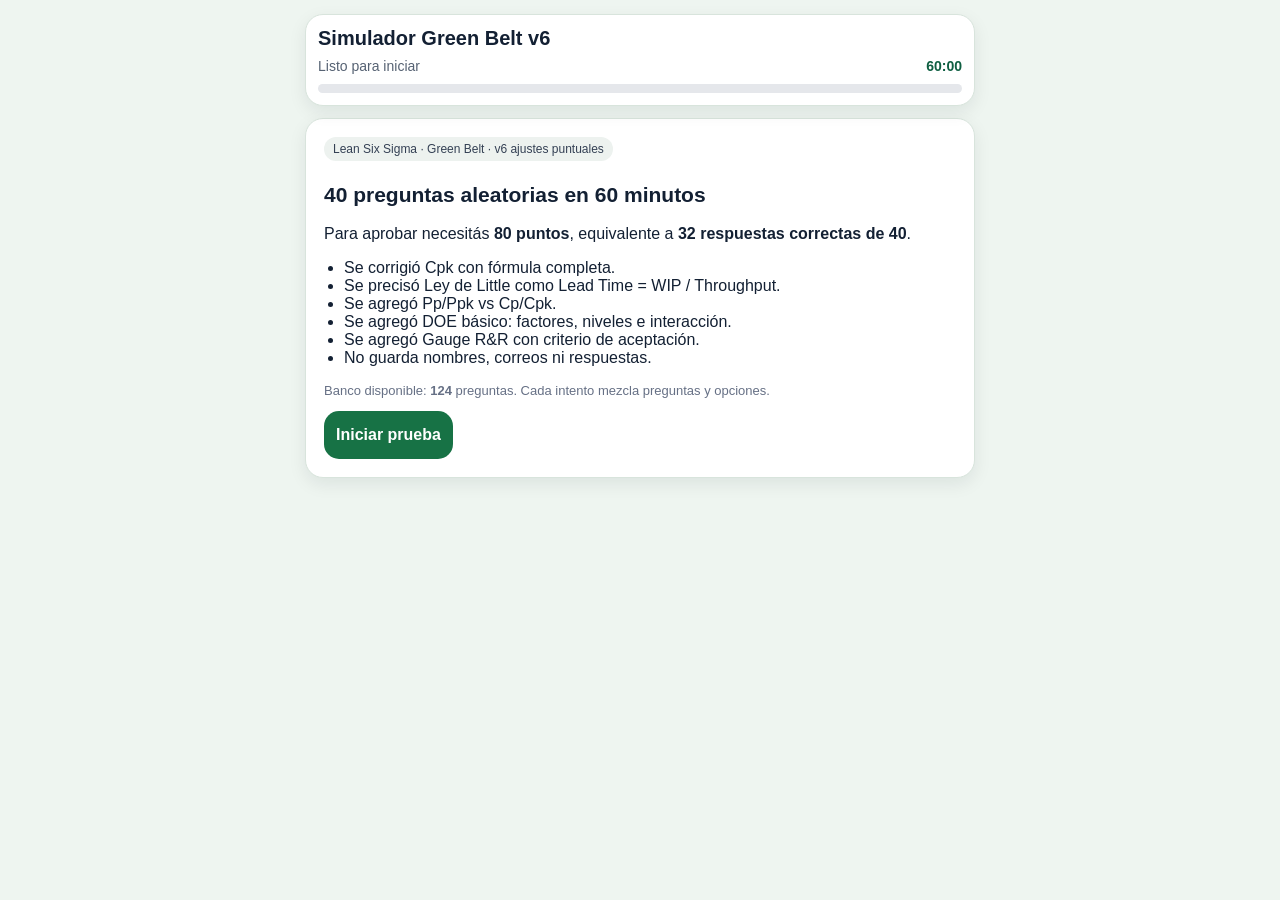
<file: index.html>
<!doctype html>
<html lang="es">
<head>
<meta charset="utf-8">
<meta name="viewport" content="width=device-width, initial-scale=1">
<meta http-equiv="refresh" content="0; url=./v6.html">
<title>Simulador Green Belt</title>
<style>body{font-family:Arial,Helvetica,sans-serif;background:#eef5f0;color:#132033;padding:24px;line-height:1.5}a{color:#176b4d;font-weight:bold}</style>
</head>
<body>
<h1>Simulador Green Belt</h1>
<p>Redirigiendo a la versión actualizada...</p>
<p><a href="./v6.html">Abrir simulador v6</a></p>
</body>
</html>
</file>
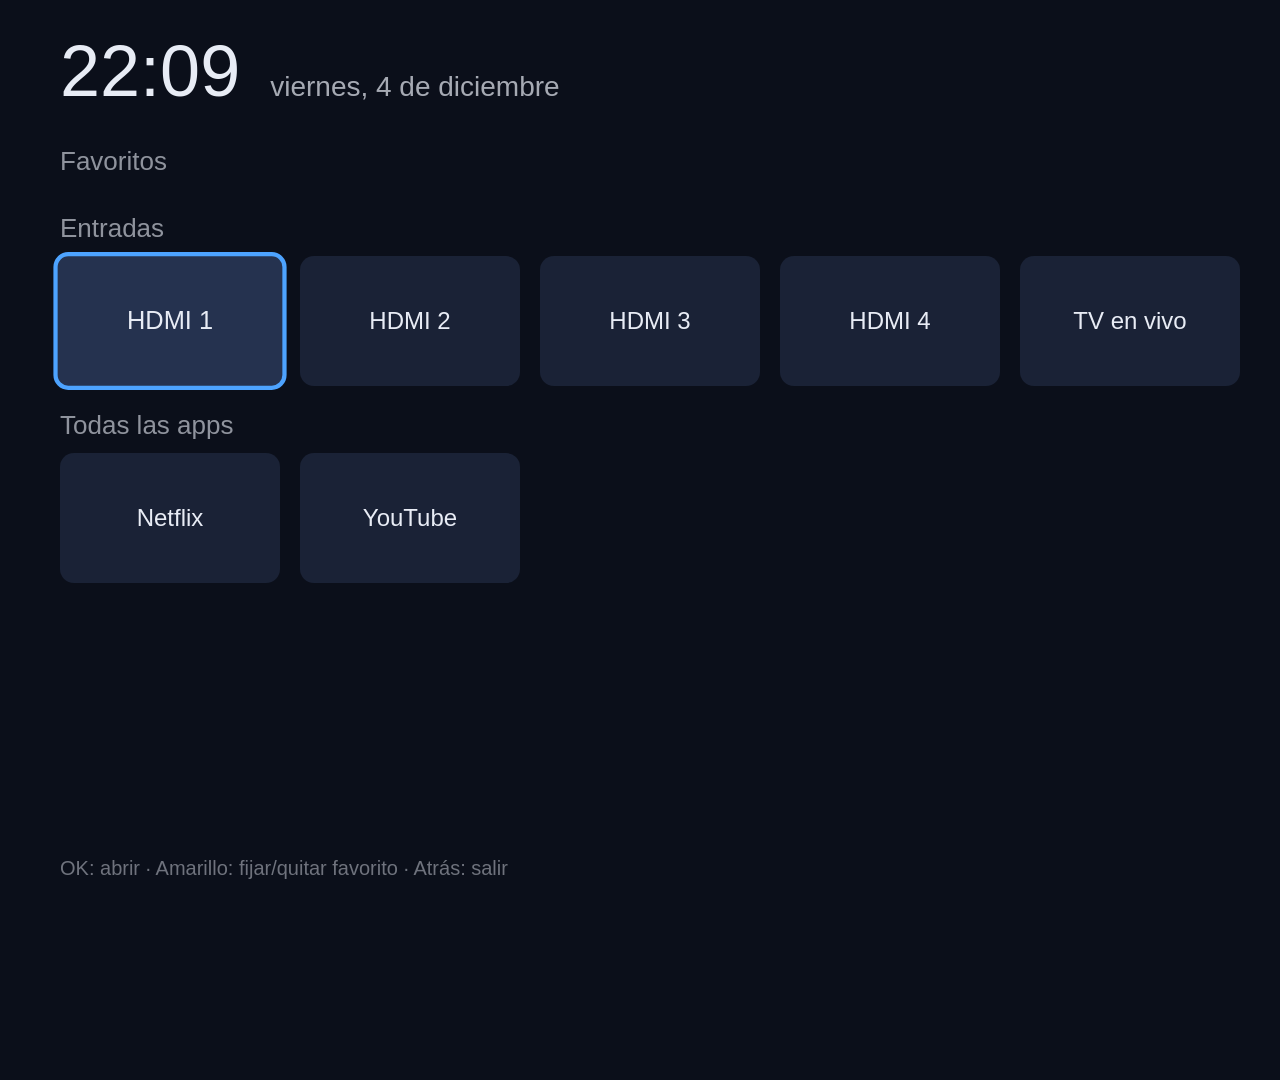
<file: webos-launcher/index.html>
<!doctype html>
<html lang="es">
<head>
<meta charset="utf-8">
<title>Launcher</title>
<meta name="viewport" content="width=1920, height=1080">
<link rel="stylesheet" href="style.css">
</head>
<body>
  <header>
    <h1 id="clock">--:--</h1>
    <span id="date"></span>
    <span id="status"></span>
  </header>
  <main>
    <h2>Favoritos</h2>
    <section id="favs" class="grid"></section>
    <h2>Entradas</h2>
    <section id="inputs" class="grid"></section>
    <h2>Todas las apps</h2>
    <section id="all" class="grid"></section>
  </main>
  <footer>OK: abrir · Amarillo: fijar/quitar favorito · Atrás: salir</footer>
  <script src="app.js"></script>
</body>
</html>
</file>
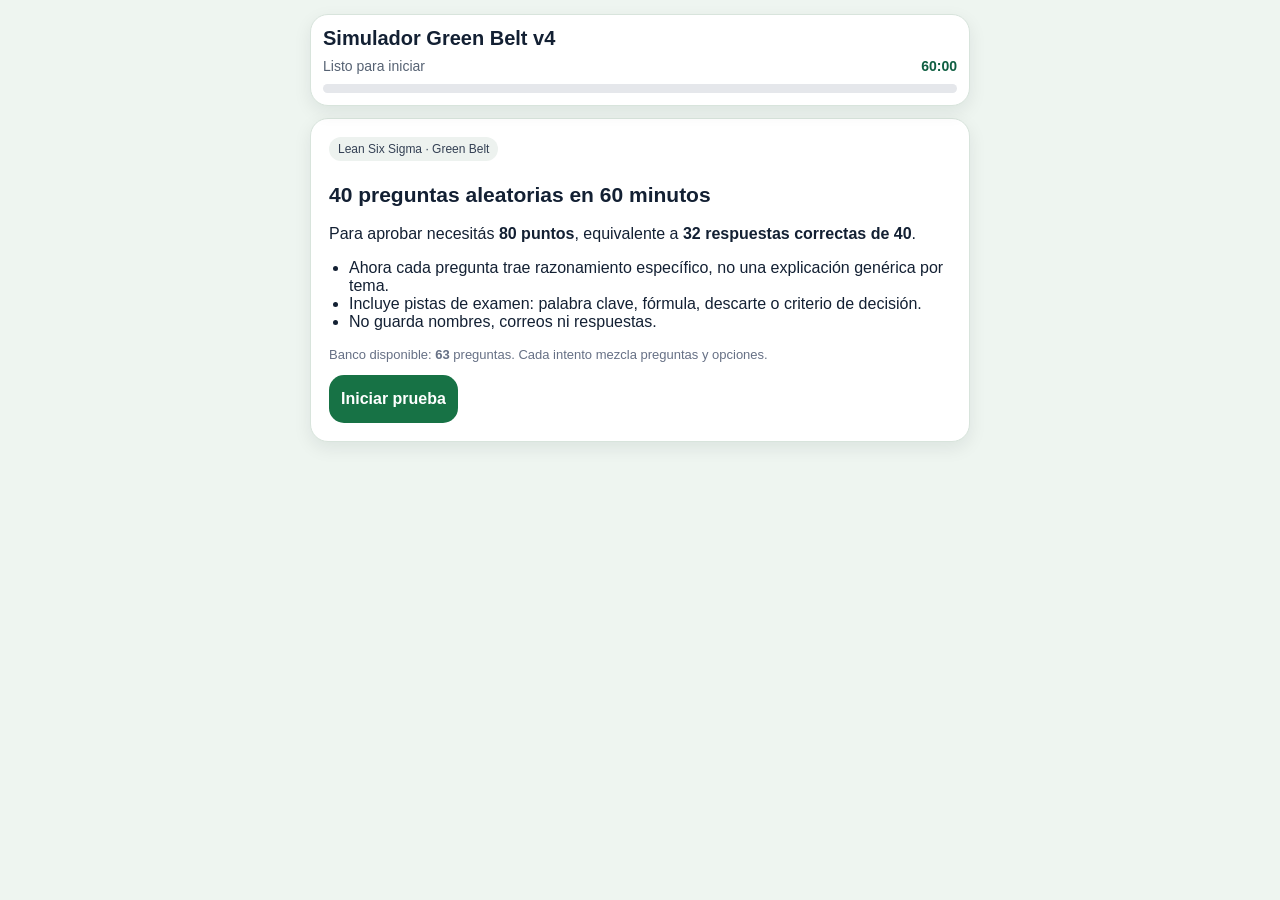
<file: v4.html>
<!doctype html>
<html lang="es">
<head>
<meta charset="utf-8">
<meta name="viewport" content="width=device-width, initial-scale=1">
<title>Simulador Green Belt v4</title>
<style>
body{margin:0;background:#eef5f0;color:#132033;font-family:Arial,Helvetica,sans-serif}.app{max-width:660px;margin:0 auto;padding:14px}.bar,.card{background:#fff;border:1px solid #d8e4dc;border-radius:18px;box-shadow:0 6px 18px rgba(16,24,40,.08)}.bar{position:sticky;top:0;z-index:3;padding:12px;margin-bottom:12px}.title{margin:0 0 8px;font-size:20px;font-weight:800}.row{display:flex;justify-content:space-between;gap:8px;font-size:14px;color:#566273}.timer{font-weight:800;color:#0f5f42}.progress{height:9px;background:#e5e7eb;border-radius:999px;overflow:hidden;margin-top:10px}.progress div{height:100%;width:0;background:#177245}.card{padding:18px;margin:12px 0}.tag{display:inline-block;background:#edf2ef;color:#344054;border-radius:999px;padding:5px 9px;font-size:12px;margin-bottom:10px}.question{font-size:21px;line-height:1.35;font-weight:800;margin:10px 0 16px}.qnum{font-size:14px;color:#667085;font-weight:700}.option{display:block;width:100%;text-align:left;background:#fff;color:#132033;border:2px solid #d8e4dc;border-radius:15px;padding:14px;margin:10px 0;font-size:16px;line-height:1.35;font-weight:700}.correct{border-color:#079455!important;background:#ecfdf3!important}.wrong{border-color:#d92d20!important;background:#fef3f2!important}.feedback{display:none;margin-top:12px;border-radius:15px;padding:12px;font-size:15px;line-height:1.45}.good{display:block;background:#ecfdf3;border:1px solid #abefc6;color:#05603a}.bad{display:block;background:#fef3f2;border:1px solid #fecdca;color:#912018}.explain{margin-top:10px;background:#fff;border:1px solid rgba(0,0,0,.08);border-radius:12px;padding:10px;color:#132033}.explain b{display:block;margin-bottom:4px}.reason{background:#f8fafc;border-left:4px solid #177245;padding:9px 10px;margin-top:9px;border-radius:8px}.actions{display:flex;gap:10px;margin:14px 0 24px}.btn{flex:1;border:0;border-radius:15px;padding:15px 12px;font-size:16px;font-weight:800;color:#fff;background:#177245}.secondary{color:#1849a9;background:#eaf1ff}.danger{background:#b42318}.btn:disabled{opacity:.45}.hidden{display:none}.score{font-size:46px;font-weight:900;margin:8px 0}.passed{color:#067647}.failed{color:#b42318}.box{background:#f9fafb;border:1px solid #eaecf0;border-radius:15px;padding:12px;margin:10px 0}.review{border-top:1px solid #eaecf0;padding:12px 0;font-size:14px}.muted{color:#667085;font-size:13px}ul{padding-left:20px}
</style>
</head>
<body>
<div class="app">
<div class="bar"><p class="title">Simulador Green Belt v4</p><div class="row"><span id="counter">Listo para iniciar</span><span class="timer" id="timer">60:00</span></div><div class="progress"><div id="prog"></div></div></div>
<section class="card" id="intro"><span class="tag">Lean Six Sigma · Green Belt</span><h1 class="question">40 preguntas aleatorias en 60 minutos</h1><p>Para aprobar necesitás <strong>80 puntos</strong>, equivalente a <strong>32 respuestas correctas de 40</strong>.</p><ul><li>Ahora cada pregunta trae razonamiento específico, no una explicación genérica por tema.</li><li>Incluye pistas de examen: palabra clave, fórmula, descarte o criterio de decisión.</li><li>No guarda nombres, correos ni respuestas.</li></ul><p class="muted">Banco disponible: <strong id="bankSize"></strong> preguntas. Cada intento mezcla preguntas y opciones.</p><button class="btn" onclick="startQuiz()">Iniciar prueba</button></section>
<section class="card hidden" id="quiz"><div class="qnum" id="qnum"></div><span class="tag" id="topic"></span><p class="question" id="qtext"></p><div id="opts"></div><div id="fb" class="feedback"></div></section>
<div class="actions hidden" id="nav"><button class="btn secondary" id="prev" onclick="goPrev()">Anterior</button><button class="btn" id="next" onclick="goNext()">Siguiente</button></div>
<section class="card hidden" id="result"></section>
<textarea id="data" style="display:none">
DMAIC|¿Cuál es el orden correcto de DMAIC?|Definir, Medir, Analizar, Mejorar, Controlar|Diseñar, Medir, Ajustar, Implementar, Controlar|Definir, Modelar, Analizar, Implementar, Confirmar|Diagnosticar, Medir, Analizar, Inspeccionar, Cerrar|Definir, Medir, Analizar, Mejorar, Controlar|DMAIC siempre sigue cinco fases: Define, Measure, Analyze, Improve y Control.|Cuando te pidan el orden, descartá opciones que cambien nombres o mezclen implementación antes del análisis. La secuencia correcta nunca pone soluciones antes de medir y analizar.
DMAIC|¿En qué fase se define problema, meta, alcance, equipo y beneficios esperados?|Definir|Medir|Analizar|Controlar|Definir|Eso pertenece al inicio del proyecto, normalmente documentado en el Project Charter.|Palabras clave como problema, meta, alcance, equipo, sponsor o beneficios esperados apuntan a Define. Si todavía no hay datos ni causas, no es Measure ni Analyze.
DMAIC|¿En qué fase se calcula la línea base del proceso?|Medir|Mejorar|Controlar|Definir|Medir|La línea base describe cómo se comporta el proceso antes de implementar soluciones.|Si la pregunta habla de desempeño actual, datos históricos, baseline, sistema de medición o plan de recolección, pensá en Measure.
DMAIC|¿En qué fase se validan las causas raíz del problema?|Analizar|Controlar|Medir|Definir|Analizar|Analyze busca demostrar qué factores X explican el problema Y.|La palabra clave es causa raíz. Medir solo describe el problema; Analizar explica por qué ocurre.
DMAIC|¿En qué fase se prueban soluciones piloto?|Mejorar|Medir|Definir|Analizar|Mejorar|Improve convierte causas raíz en soluciones y normalmente las prueba antes de escalar.|Si la pregunta menciona piloto, solución, contramedida, implementación o mejora propuesta, la fase es Improve.
DMAIC|¿En qué fase se crea el plan para sostener los resultados?|Controlar|Analizar|Definir|Medir|Controlar|Control asegura que la mejora no se pierda después del proyecto.|Palabras como sostener, estandarizar, monitorear, dashboard, plan de reacción o SOP apuntan a Control.
Project Charter|¿Cuál opción describe mejor un Project Charter?|Documento inicial que alinea problema, alcance, objetivo, equipo y beneficios|Reporte final con soluciones implementadas|Lista de todos los defectos históricos|Manual técnico de la herramienta estadística|Documento inicial que alinea problema, alcance, objetivo, equipo y beneficios|El Charter autoriza y delimita el proyecto antes de entrar al análisis profundo.|En examen, no confundás Charter con cierre del proyecto. Si habla de autorización y alineación inicial, es Charter.
Project Charter|¿Cuál es el problema con una meta como mejorar el proceso lo más posible?|No es específica ni medible|Es demasiado estadística|Ya incluye causa raíz|Pertenece a Control|No es específica ni medible|Una meta Green Belt debe decir cuánto mejorar, en qué métrica y en qué periodo.|Buscá metas tipo aumentar conversión de 26% a 30% en 3 meses. Si no tiene número ni fecha, no es una buena meta SMART.
Project Charter|¿Qué significa definir alcance en un proyecto Green Belt?|Decidir qué procesos, marcas, canales o periodos entran y cuáles quedan fuera|Escoger la respuesta correcta del examen|Calcular el promedio de la muestra|Hacer el gráfico de control final|Decidir qué procesos, marcas, canales o periodos entran y cuáles quedan fuera|El alcance evita mezclar procesos diferentes y protege la validez del análisis.|Si la pregunta habla de incluir o excluir ferias, canales, sucursales o periodos, está evaluando scope o alcance.
VOC y CTQ|¿Qué representa un CTQ?|Requisito crítico y medible para la calidad|Costo total de quejas|Control técnico de calidad|Ciclo de trabajo mensual|Requisito crítico y medible para la calidad|CTQ traduce lo que el cliente necesita en una medida concreta.|Si la frase viene del cliente es VOC. Si ya está convertida en métrica medible, es CTQ.
VOC y CTQ|Un cliente dice necesito respuesta rápida. ¿Cuál sería mejor CTQ?|Tiempo de respuesta en minutos|Ser amables|Responder bonito|Mejorar comunicación|Tiempo de respuesta en minutos|Respuesta rápida es una necesidad; tiempo en minutos la vuelve medible.|En examen, elegí la opción cuantificable. CTQ debe permitir medir cumplimiento o incumplimiento.
SIPOC|¿Para qué sirve SIPOC al inicio de un proyecto?|Ver proveedores, entradas, proceso, salidas y clientes a alto nivel|Calcular p-value|Elegir el color del dashboard|Sustituir el análisis de causas|Ver proveedores, entradas, proceso, salidas y clientes a alto nivel|SIPOC ordena el proceso antes de bajar al detalle.|Si la pregunta habla de vista macro, límites del proceso o entradas y salidas, la respuesta suele ser SIPOC.
SIPOC|En SIPOC, ¿qué representa la I?|Inputs o entradas|Indicadores finales|Inspecciones|Ideas de solución|Inputs o entradas|Las entradas son recursos, datos o materiales que alimentan el proceso.|Recordá la sigla: Suppliers, Inputs, Process, Outputs, Customers. La I no es indicador, es input.
Pareto|¿Para qué usarías un Pareto en Analyze?|Priorizar las causas o defectos que más aportan al problema|Demostrar normalidad|Calcular desviación estándar|Estandarizar el proceso|Priorizar las causas o defectos que más aportan al problema|Pareto separa los pocos vitales de los muchos triviales.|Si la pregunta habla de frecuencia por causa o categoría, y querés priorizar, pensá en Pareto.
Causa raíz|¿Cuál es la función principal del diagrama de Ishikawa?|Organizar posibles causas del problema por categorías|Calcular capacidad del proceso|Monitorear estabilidad mensual|Definir el takt time|Organizar posibles causas del problema por categorías|Ishikawa ayuda a explorar causas potenciales antes de validarlas con datos.|Si ves categorías como método, máquina, mano de obra, material, medición y ambiente, es Ishikawa.
Causa raíz|¿Qué hace la técnica de los 5 Porqués?|Profundiza desde el síntoma hasta una causa accionable|Calcula defectos por millón|Compara dos medias|Mide reproducibilidad|Profundiza desde el síntoma hasta una causa accionable|Preguntar por qué varias veces evita quedarse en explicaciones superficiales.|La respuesta correcta debe hablar de profundizar o llegar a causa raíz, no de cálculo estadístico.
Tipos de datos|¿Cuál es un dato continuo?|Tiempo de respuesta en minutos|Cantidad de reclamos|Tipo de defecto|Número de leads no contactados|Tiempo de respuesta en minutos|El tiempo puede tomar valores con decimales, por eso es continuo.|Para razonar, preguntate si la variable se mide en escala con decimales. Tiempo, peso, longitud y temperatura son continuos.
Tipos de datos|¿Cuál es un dato discreto?|Cantidad de oportunidades creadas|Temperatura de un horno|Tiempo de ciclo|Peso de una pieza|Cantidad de oportunidades creadas|La cantidad de oportunidades es un conteo entero.|Si contás 0, 1, 2 o 3 eventos, es discreto. Si medís una magnitud, suele ser continuo.
Tipos de datos|Tipo de no conversión como precio, crédito o no contesta es:|Dato categórico o atributivo|Dato continuo|Dato de intervalo siempre normal|Dato de capacidad|Dato categórico o atributivo|Clasifica el motivo, no mide una magnitud numérica.|Si la respuesta es una etiqueta o categoría, no se promedia como dato continuo.
Estadística|Para los datos 8, 10, 12 y 14, ¿cuál es la media?|11|10|12|44|11|La media es la suma de los valores dividida entre la cantidad de datos.|Sumá 8+10+12+14=44 y dividí entre 4. Si una opción es 44, es la suma, no la media.
Estadística|Si hay valores extremos, ¿qué medida describe mejor el centro?|Mediana|Media|Rango|DPMO|Mediana|La mediana es menos sensible a outliers que la media.|Cuando veás un dato exageradamente alto o bajo, sospechá que la media se distorsiona. En esos casos la mediana suele representar mejor el centro.
Estadística|¿Qué mide la desviación estándar?|Qué tanto se dispersan los datos respecto a la media|El total acumulado de defectos|La categoría más frecuente|La voz del cliente|Qué tanto se dispersan los datos respecto a la media|La desviación estándar es una medida de variabilidad.|Si la pregunta habla de dispersión, consistencia o variación alrededor del promedio, pensá en desviación estándar.
Variación|La variación común es:|La variación natural del sistema|Un evento extraño y asignable|Un error de cálculo del Cp|Una meta del cliente|La variación natural del sistema|La causa común pertenece al comportamiento normal del proceso.|Si el patrón se repite dentro de límites de control, suele ser causa común. Para reducirla, cambiás el sistema.
Variación|La variación especial es:|Una señal anormal que debe investigarse|La variación natural esperada|La media del proceso|El CTQ del cliente|Una señal anormal que debe investigarse|La causa especial indica que algo diferente ocurrió.|Si un punto sale de límites o aparece un patrón raro, primero investigá causa especial antes de rediseñar todo.
Control estadístico|¿Qué evalúa principalmente un gráfico de control?|Estabilidad del proceso en el tiempo|Satisfacción del cliente|Rentabilidad final|Diseño del producto|Estabilidad del proceso en el tiempo|Los gráficos de control muestran si el proceso está bajo control estadístico.|No confundás estabilidad con capacidad. Un proceso puede ser estable y aun así no cumplir especificaciones.
Control estadístico|¿Qué diferencia hay entre límites de control y límites de especificación?|Control viene del proceso; especificación viene del cliente o diseño|Son exactamente iguales|Control se usa solo para ventas|Especificación se calcula con p-value|Control viene del proceso; especificación viene del cliente o diseño|Los límites de control se calculan con datos del proceso; las especificaciones son requisitos.|En examen, si pregunta quién define el límite: cliente o diseño es especificación; datos históricos del proceso es control.
Control estadístico|Un punto fuera de los límites de control indica:|Posible causa especial|Que el cliente cambió la especificación|Que el proceso aprobó capacidad|Que no hay que actuar|Posible causa especial|Un punto fuera de límites es una señal estadística de comportamiento inusual.|La palabra fuera de límites de control debe llevarte a investigar causa especial, no a recalcular inmediatamente Cpk.
Control estadístico|Para monitorear porcentaje de leads que no convierten, ¿qué gráfico usarías?|Gráfico P|Gráfico C|X-barra R|I-MR|Gráfico P|El porcentaje o proporción de defectuosos se monitorea con gráfico P.|Si la métrica es proporción como convertidos sobre total, defectuosos sobre total, o porcentaje mensual, elegí P.
Control estadístico|Para conteo de defectos por unidad con área constante, ¿qué gráfico corresponde?|Gráfico C|Gráfico P|Gráfico NP|X-barra R|Gráfico C|El gráfico C se usa para número de defectos cuando el área de oportunidad es constante.|Si contás defectos y no unidades defectuosas, y el tamaño de oportunidad no cambia, pensá en C.
Control estadístico|Para datos continuos individuales, ¿qué gráfico se usa comúnmente?|I-MR|P|C|NP|I-MR|I-MR se usa cuando tenés una medición continua por periodo y no subgrupos.|Si no hay subgrupos y el dato es continuo, elegí Individuals and Moving Range.
MSA|¿Para qué sirve un estudio Gage R&R?|Evaluar repetibilidad y reproducibilidad del sistema de medición|Calcular takt time|Hacer un Pareto de causas|Definir el alcance del proyecto|Evaluar repetibilidad y reproducibilidad del sistema de medición|Gage R&R revisa si el sistema de medición introduce demasiada variación.|Si la pregunta habla de confiabilidad de mediciones, operadores o instrumento, es MSA o Gage R&R.
MSA|Repetibilidad se refiere a:|Mismo operador, misma pieza, mismo equipo, varias mediciones|Diferentes operadores con distinta pieza|Cambio mensual de ventas|Voz del cliente traducida|Mismo operador, misma pieza, mismo equipo, varias mediciones|Repetibilidad mide variación bajo las mismas condiciones.|Para recordarlo: repetir con la misma persona y el mismo instrumento.
MSA|Reproducibilidad se refiere a:|Variación entre diferentes operadores o evaluadores|Variación del mismo operador siempre|Cálculo del Cp|Cantidad de defectos por millón|Variación entre diferentes operadores o evaluadores|Reproducibilidad compara si distintas personas miden de forma consistente.|Para recordarlo: reproducir el resultado con otras personas.
Métricas|¿Cuál es la fórmula de DPMO?|Defectos dividido entre unidades por oportunidades, por 1,000,000|Unidades buenas dividido entre total|USL menos LSL dividido entre 6 sigma|Tiempo disponible dividido entre demanda|Defectos dividido entre unidades por oportunidades, por 1,000,000|DPMO normaliza los defectos por millón de oportunidades.|Si aparecen unidades, oportunidades y defectos, casi seguro te piden DPMO. Multiplicá al final por 1,000,000.
Métricas|Si hay 1000 unidades, 4 oportunidades por unidad y 20 defectos, ¿cuál es el DPMO?|5000|20000|50000|200000|5000|DPMO = 20 dividido entre 1000 por 4, por 1,000,000 = 5000.|Primero calculá oportunidades totales: 1000 x 4 = 4000. Luego 20 / 4000 = 0.005. Multiplicás por 1,000,000.
Métricas|De 500 unidades, 475 salen buenas a la primera. ¿Cuál es el FPY?|95%|90%|97.5%|80%|95%|FPY = 475 dividido entre 500 = 95%.|Si dice buenas a la primera, no incluyás retrabajo. Dividí buenas iniciales entre total producido.
Métricas|¿Qué mide RTY?|Rendimiento acumulado de varios pasos del proceso|Promedio mensual de defectos|Capacidad potencial|Tiempo takt|Rendimiento acumulado de varios pasos del proceso|RTY multiplica los yields de los pasos para ver el efecto total del proceso.|Si el proceso tiene varias etapas, no sumés porcentajes. Multiplicá los rendimientos de cada paso.
Capacidad|¿Qué indica Cp?|Capacidad potencial sin considerar centrado|Capacidad considerando centrado|Porcentaje de defectos|Voz del cliente|Capacidad potencial sin considerar centrado|Cp compara ancho de especificación contra variación del proceso.|Si solo te dan USL, LSL y sigma, y no mencionan media, normalmente calculás Cp.
Capacidad|¿Qué indica Cpk?|Capacidad considerando qué tan centrado está el proceso|Solo satisfacción del cliente|Costo promedio por defecto|Número de operadores|Capacidad considerando qué tan centrado está el proceso|Cpk toma el lado más cercano entre la media y los límites de especificación.|Si aparece la media junto con USL, LSL y sigma, probablemente piden Cpk.
Capacidad|Si Cp es alto pero Cpk es bajo, ¿qué significa?|El proceso tiene baja variación pero está descentrado|El sistema de medición es perfecto|El proceso no tiene especificaciones|El p-value es menor que alfa|El proceso tiene baja variación pero está descentrado|Cp alto indica potencial; Cpk bajo indica que la media está cerca de un límite.|En examen, Cp vs Cpk casi siempre evalúa centrado. Si difieren mucho, sospechá descentrado.
Capacidad|LSL=0, USL=10 y sigma=1. ¿Cuál es Cp?|1.67|3.33|0.83|10|1.67|Cp = (10 - 0) dividido entre 6 por 1 = 1.67.|Para Cp no necesitás media. Tomá ancho de especificación y dividilo entre 6 sigma.
Capacidad|LSL=0, USL=10, media=4 y sigma=1. ¿Cuál es Cpk?|1.33|1.67|2.00|0.67|1.33|Cpk es el menor entre (10-4)/(3x1)=2 y (4-0)/(3x1)=1.33.|En Cpk siempre calculá ambos lados y escogé el menor. No promedies los dos resultados.
Hipótesis|Con alfa=0.05 y p-value=0.03, ¿cuál es la decisión?|Rechazar H0|No rechazar H0|Cambiar los datos|Ignorar el análisis|Rechazar H0|0.03 es menor que 0.05, por eso se rechaza la hipótesis nula.|Regla de examen: p menor que alfa significa evidencia suficiente contra H0.
Hipótesis|Con alfa=0.05 y p-value=0.12, ¿cuál es la decisión?|No rechazar H0|Rechazar H0|Aceptar H1 con certeza|Eliminar la muestra|No rechazar H0|0.12 es mayor que 0.05, por eso no se rechaza H0.|No digás aceptar H0 con certeza. La forma correcta es no rechazar H0.
Hipótesis|¿Qué representa el p-value?|Probabilidad de observar datos tan extremos asumiendo H0 verdadera|Probabilidad de que H0 sea verdadera con certeza|Promedio de la muestra|Porcentaje de defectos|Probabilidad de observar datos tan extremos asumiendo H0 verdadera|El p-value mide compatibilidad de los datos con H0, no la probabilidad de que H0 sea verdadera.|Descartá opciones que digan con certeza. Estadísticamente se habla de evidencia, no de certeza absoluta.
Correlación|Una correlación positiva fuerte significa:|Cuando X aumenta, Y tiende a aumentar|X causa obligatoriamente Y|Y nunca cambia|No hay relación medible|Cuando X aumenta, Y tiende a aumentar|Correlación positiva indica que ambas variables se mueven en la misma dirección.|La trampa es causalidad. Correlación no prueba que X cause Y.
Regresión|En una regresión, ¿qué representa Y?|Variable dependiente o resultado a explicar|Variable independiente|Tamaño de muestra|Nivel sigma|Variable dependiente o resultado a explicar|Y es la salida que se quiere explicar; X es el predictor o posible causa.|Si el proyecto busca mejorar conversión, la conversión es Y. Factores como tiempo de respuesta son X.
FMEA|El RPN tradicional se calcula con:|Severidad por ocurrencia por detección|Costo por tiempo por inventario|Media por mediana por moda|Defectos por unidades por oportunidades|Severidad por ocurrencia por detección|RPN prioriza riesgos combinando gravedad, frecuencia y detección.|Si ves severidad, ocurrencia y detección juntas, pensá en FMEA.
FMEA|En FMEA, una detección alta tradicionalmente significa:|Es difícil detectar el fallo antes de que llegue al cliente|El fallo es poco grave|El fallo nunca ocurre|El proceso está centrado|Es difícil detectar el fallo antes de que llegue al cliente|En la escala tradicional, mayor número de detección es peor capacidad de detectar.|La palabra detección puede engañar. No significa detectar mucho; significa calificar qué tan detectable es el fallo.
Lean|¿Cuál es un desperdicio Lean?|Sobreproducción|Cpk|DPMO|Voz del cliente|Sobreproducción|Sobreproducción es hacer más de lo necesario o antes de que el cliente lo pida.|Si una opción es una métrica Six Sigma como Cpk o DPMO, no es desperdicio Lean.
Lean|¿Qué busca 5S?|Orden, limpieza, estandarización y disciplina visual|Calcular p-value|Crear más inventario|Aumentar retrabajo|Orden, limpieza, estandarización y disciplina visual|5S estabiliza el entorno de trabajo para reducir errores y tiempo perdido.|Si habla de clasificar, ordenar, limpiar, estandarizar y sostener, es 5S.
Lean|Si hay 480 minutos disponibles y demanda de 240 unidades, ¿cuál es el takt time?|2 min por unidad|0.5 unidades por minuto|4 min por unidad|240 min por unidad|2 min por unidad|Takt time = 480 dividido entre 240 = 2 minutos por unidad.|La unidad de takt normalmente es tiempo por unidad. Si te sale unidades por minuto, invertiste la fórmula.
Lean|¿Para qué sirve un Value Stream Map?|Visualizar flujo de materiales e información e identificar desperdicios|Calcular Cpk|Medir repetibilidad|Definir p-value|Visualizar flujo de materiales e información e identificar desperdicios|VSM muestra el flujo completo, tiempos y desperdicios.|Si la pregunta habla de flujo de valor, tiempos de espera, inventario o información, pensá en VSM.
Lean|¿Qué es Poka-yoke?|Mecanismo a prueba de errores|Gráfico de control|Prueba de hipótesis|Plan financiero|Mecanismo a prueba de errores|Poka-yoke previene errores o los hace evidentes antes de generar defectos.|Si la pregunta habla de prevenir equivocaciones, no de inspeccionar al final, es Poka-yoke.
Control Plan|¿Qué debe incluir un plan de control?|Indicador, método de medición, frecuencia, responsable y plan de reacción|Solo el nombre del proyecto|La solución sin seguimiento|Una lista de deseos|Indicador, método de medición, frecuencia, responsable y plan de reacción|El plan de control sostiene la mejora después del proyecto.|En examen, la opción correcta debe decir qué se mide y qué se hace si el proceso se desvía.
Proyecto aplicado|En un proyecto para mejorar conversión digital, ¿cuál es la Y principal?|Tasa de conversión de lead a oportunidad|Color del dashboard|Cantidad de reuniones internas|Número de logos usados|Tasa de conversión de lead a oportunidad|La Y es la salida del proceso que se quiere mejorar.|Preguntate qué resultado final se está optimizando. En conversión digital, la salida es la tasa de conversión.
Proyecto aplicado|En ese proyecto, ¿qué sería un defecto bien definido?|Lead digital que no se convierte a oportunidad dentro del ciclo definido|Lead que sí compra|Campaña con buen CTR|Usuario que abre un correo|Lead digital que no se convierte a oportunidad dentro del ciclo definido|El defecto es el incumplimiento de la salida esperada.|Un defecto debe conectarse con la Y. Si la Y es conversión, el defecto es no convertir bajo la regla definida.
Proyecto aplicado|¿Por qué excluir leads de ferias al medir conversión digital?|Porque son otro proceso y pueden distorsionar la línea base|Porque siempre son datos continuos|Porque aumentan Cp automáticamente|Porque eliminan la necesidad de MSA|Porque son otro proceso y pueden distorsionar la línea base|Mezclar procesos diferentes hace que el baseline no represente el canal digital.|Si la pregunta habla de excluir fuentes o canales, está evaluando alcance y homogeneidad de datos.
Proyecto aplicado|¿Qué acción pertenece a Measure en un proyecto de conversión?|Extraer datos, limpiar base, validar medición y calcular baseline|Implementar solución sin datos|Crear el plan de control final|Hacer campaña sin medir|Extraer datos, limpiar base, validar medición y calcular baseline|Measure construye datos confiables antes de analizar causas.|Buscá verbos como recolectar, validar, limpiar, estratificar y calcular desempeño actual.
Proyecto aplicado|Si querés estudiar relación entre tiempo de respuesta y conversión, ¿qué usarías?|Correlación o regresión|5S únicamente|FMEA únicamente|SIPOC únicamente|Correlación o regresión|Ambas herramientas analizan relación entre una X y una Y.|Tiempo de respuesta es X y conversión es Y. Cuando una pregunta conecta X con Y, pensá en correlación o regresión.
Proyecto aplicado|Para validar si la conversión subió de 26% a 30%, ¿qué prueba es adecuada?|Prueba de proporciones|Gage R&R de una balanza|SMED|Diagrama de Ishikawa únicamente|Prueba de proporciones|La conversión es un porcentaje, por eso se comparan proporciones antes y después.|Si la métrica es porcentaje de éxitos sobre total, no uses prueba de medias como primera opción.
Proyecto aplicado|Para monitorear mensualmente la conversión, ¿qué gráfico usarías?|Gráfico P|Gráfico C|X-barra R|Histograma únicamente|Gráfico P|Conversión mensual es una proporción: oportunidades divididas entre leads.|Si el denominador puede variar por mes y la salida es porcentaje, el gráfico P encaja.
Proyecto aplicado|¿Qué combinación sostiene mejor una mejora de conversión?|Plan de control, dashboard, SOP, responsables y reacción ante desviaciones|Eliminar mediciones|Cambiar metas cada semana|Depender solo de memoria del equipo|Plan de control, dashboard, SOP, responsables y reacción ante desviaciones|Control requiere monitoreo, estándar de trabajo y reacción si el proceso se desvía.|La respuesta correcta en Control debe incluir seguimiento y responsabilidad, no solo decir que la mejora fue implementada.
</textarea>
</div>
<script>
var bank=[],exam=[],answers=[],current=0,seconds=3600,started=false,timerHandle=null;
function trim(s){return String(s).replace(/^\s+|\s+$/g,'');}
function esc(s){return String(s).replace(/&/g,'&amp;').replace(/</g,'&lt;').replace(/>/g,'&gt;').replace(/"/g,'&quot;').replace(/'/g,'&#39;');}
function shuffle(arr){var a=arr.slice();for(var i=a.length-1;i>0;i--){var j=Math.floor(Math.random()*(i+1));var t=a[i];a[i]=a[j];a[j]=t;}return a;}
function loadBank(){var lines=document.getElementById('data').value.split('\n');for(var i=0;i<lines.length;i++){var line=trim(lines[i]);if(!line){continue;}var p=line.split('|');if(p.length>=9){bank.push({topic:p[0],q:p[1],opts:[p[2],p[3],p[4],p[5]],correct:p[6],why:p[7],how:p.slice(8).join('|')});}}document.getElementById('bankSize').innerHTML=bank.length;}
function drawTimer(){var m=Math.floor(seconds/60),s=seconds%60;document.getElementById('timer').innerHTML=(m<10?'0':'')+m+':'+(s<10?'0':'')+s;if(seconds<=300){document.getElementById('timer').style.color='#b42318';}}
function startQuiz(){exam=shuffle(bank).slice(0,40);for(var i=0;i<exam.length;i++){exam[i].opts=shuffle(exam[i].opts);}answers=[];for(var j=0;j<40;j++){answers.push(null);}current=0;seconds=3600;started=true;document.getElementById('intro').className='card hidden';document.getElementById('quiz').className='card';document.getElementById('nav').className='actions';render();timerHandle=setInterval(tick,1000);}
function tick(){if(!started){return;}if(seconds<=0){finish();return;}seconds--;drawTimer();}
function render(){var q=exam[current];document.getElementById('counter').innerHTML='Pregunta '+(current+1)+' de 40';document.getElementById('prog').style.width=(current/40*100)+'%';document.getElementById('qnum').innerHTML='Pregunta '+(current+1);document.getElementById('topic').innerHTML=esc(q.topic);document.getElementById('qtext').innerHTML=esc(q.q);document.getElementById('prev').disabled=current===0;document.getElementById('next').innerHTML=current===39?'Finalizar':'Siguiente';var box=document.getElementById('opts');box.innerHTML='';for(var i=0;i<q.opts.length;i++){var b=document.createElement('button');b.type='button';b.className='option';b.innerHTML='<strong>'+String.fromCharCode(65+i)+'.</strong> '+esc(q.opts[i]);b.setAttribute('data-answer',q.opts[i]);b.onclick=function(){select(this.getAttribute('data-answer'));};box.appendChild(b);}document.getElementById('fb').className='feedback';document.getElementById('fb').innerHTML='';if(answers[current]!==null){showAnswer();}}
function select(op){if(answers[current]!==null){return;}answers[current]=op;showAnswer();}
function detail(q){return '<div class="explain"><b>Por qué:</b>'+esc(q.why)+'<div class="reason"><b>Razonamiento para el examen:</b>'+esc(q.how)+'</div></div>';}
function showAnswer(){var q=exam[current],chosen=answers[current],ok=chosen===q.correct;var buttons=document.getElementsByClassName('option');for(var i=0;i<buttons.length;i++){var val=buttons[i].getAttribute('data-answer');if(val===q.correct){buttons[i].className+=' correct';}if(val===chosen && !ok){buttons[i].className+=' wrong';}}var fb=document.getElementById('fb');fb.className='feedback '+(ok?'good':'bad');fb.innerHTML=(ok?'<strong>Correcta.</strong>':'<strong>Incorrecta.</strong> Correcta: <strong>'+esc(q.correct)+'</strong>.')+detail(q);}
function goPrev(){if(current>0){current--;render();window.scrollTo(0,0);}}
function goNext(){if(current===39){finish();return;}current++;render();window.scrollTo(0,0);}
function finish(){started=false;if(timerHandle){clearInterval(timerHandle);}var correct=0,miss={};for(var i=0;i<exam.length;i++){if(answers[i]===exam[i].correct){correct++;}else{miss[exam[i].topic]=(miss[exam[i].topic]||0)+1;}}var score=Math.round(correct/40*100),pass=score>=80;document.getElementById('quiz').className='card hidden';document.getElementById('nav').className='actions hidden';document.getElementById('prog').style.width='100%';document.getElementById('counter').innerHTML='Resultado final';var topics='';for(var t in miss){topics+='<div class="box"><strong>'+esc(t)+'</strong><br>'+miss[t]+' fallo(s) o sin responder</div>';}if(!topics){topics='<div class="box">No tuviste fallos.</div>';}var review='';for(var r=0;r<exam.length;r++){if(answers[r]!==exam[r].correct){review+='<div class="review"><strong>Pregunta '+(r+1)+':</strong> '+esc(exam[r].q)+'<br>Tu respuesta: <strong>'+esc(answers[r]||'Sin responder')+'</strong><br>Correcta: <strong>'+esc(exam[r].correct)+'</strong>'+detail(exam[r])+'</div>';}}if(!review){review='<p>Excelente, no hay respuestas incorrectas.</p>';}var res=document.getElementById('result');res.className='card';res.innerHTML='<span class="tag">Resultado</span><div class="score '+(pass?'passed':'failed')+'">'+score+'</div><p><strong>'+(pass?'Aprobado':'No aprobado')+'</strong></p><p>Obtuviste <strong>'+correct+'/40</strong>. Necesitás mínimo <strong>32/40</strong>.</p><h3>Temas a reforzar</h3>'+topics+'<h3>Revisión de fallos</h3>'+review+'<button class="btn danger" onclick="location.reload()">Nuevo intento</button>';window.scrollTo(0,0);}
loadBank();drawTimer();
</script>
</body>
</html>
</file>
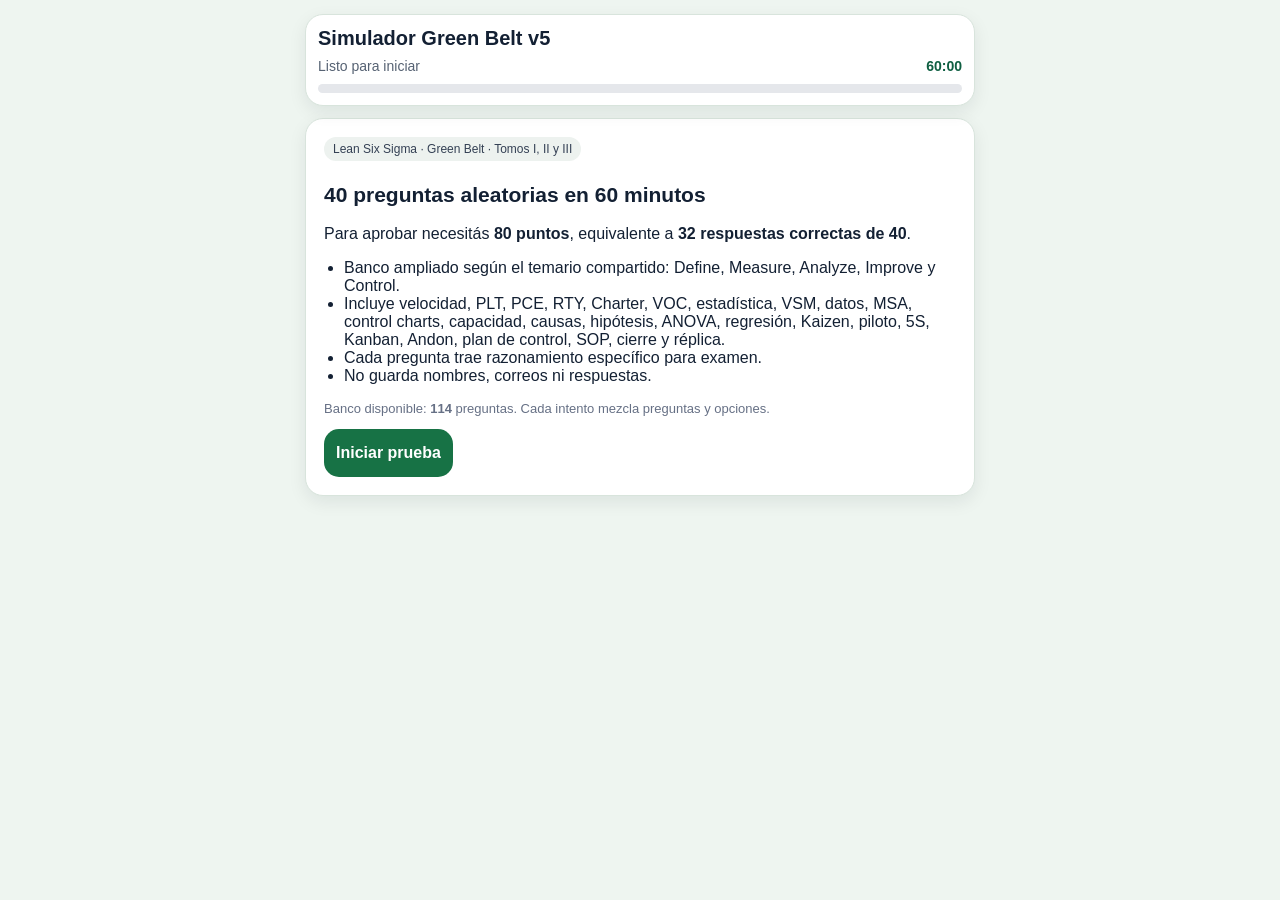
<file: v5.html>
<!doctype html>
<html lang="es">
<head>
<meta charset="utf-8">
<meta name="viewport" content="width=device-width, initial-scale=1">
<title>Simulador Green Belt v5</title>
<style>
body{margin:0;background:#eef5f0;color:#132033;font-family:Arial,Helvetica,sans-serif}.app{max-width:670px;margin:0 auto;padding:14px}.bar,.card{background:#fff;border:1px solid #d8e4dc;border-radius:18px;box-shadow:0 6px 18px rgba(16,24,40,.08)}.bar{position:sticky;top:0;z-index:3;padding:12px;margin-bottom:12px}.title{margin:0 0 8px;font-size:20px;font-weight:800}.row{display:flex;justify-content:space-between;gap:8px;font-size:14px;color:#566273}.timer{font-weight:800;color:#0f5f42}.progress{height:9px;background:#e5e7eb;border-radius:999px;overflow:hidden;margin-top:10px}.progress div{height:100%;width:0;background:#177245}.card{padding:18px;margin:12px 0}.tag{display:inline-block;background:#edf2ef;color:#344054;border-radius:999px;padding:5px 9px;font-size:12px;margin-bottom:10px}.question{font-size:21px;line-height:1.35;font-weight:800;margin:10px 0 16px}.qnum{font-size:14px;color:#667085;font-weight:700}.option{display:block;width:100%;text-align:left;background:#fff;color:#132033;border:2px solid #d8e4dc;border-radius:15px;padding:14px;margin:10px 0;font-size:16px;line-height:1.35;font-weight:700}.correct{border-color:#079455!important;background:#ecfdf3!important}.wrong{border-color:#d92d20!important;background:#fef3f2!important}.feedback{display:none;margin-top:12px;border-radius:15px;padding:12px;font-size:15px;line-height:1.45}.good{display:block;background:#ecfdf3;border:1px solid #abefc6;color:#05603a}.bad{display:block;background:#fef3f2;border:1px solid #fecdca;color:#912018}.explain{margin-top:10px;background:#fff;border:1px solid rgba(0,0,0,.08);border-radius:12px;padding:10px;color:#132033}.explain b{display:block;margin-bottom:4px}.reason{background:#f8fafc;border-left:4px solid #177245;padding:9px 10px;margin-top:9px;border-radius:8px}.actions{display:flex;gap:10px;margin:14px 0 24px}.btn{flex:1;border:0;border-radius:15px;padding:15px 12px;font-size:16px;font-weight:800;color:#fff;background:#177245}.secondary{color:#1849a9;background:#eaf1ff}.danger{background:#b42318}.btn:disabled{opacity:.45}.hidden{display:none}.score{font-size:46px;font-weight:900;margin:8px 0}.passed{color:#067647}.failed{color:#b42318}.box{background:#f9fafb;border:1px solid #eaecf0;border-radius:15px;padding:12px;margin:10px 0}.review{border-top:1px solid #eaecf0;padding:12px 0;font-size:14px}.muted{color:#667085;font-size:13px}ul{padding-left:20px}
</style>
</head>
<body>
<div class="app">
<div class="bar"><p class="title">Simulador Green Belt v5</p><div class="row"><span id="counter">Listo para iniciar</span><span class="timer" id="timer">60:00</span></div><div class="progress"><div id="prog"></div></div></div>
<section class="card" id="intro"><span class="tag">Lean Six Sigma · Green Belt · Tomos I, II y III</span><h1 class="question">40 preguntas aleatorias en 60 minutos</h1><p>Para aprobar necesitás <strong>80 puntos</strong>, equivalente a <strong>32 respuestas correctas de 40</strong>.</p><ul><li>Banco ampliado según el temario compartido: Define, Measure, Analyze, Improve y Control.</li><li>Incluye velocidad, PLT, PCE, RTY, Charter, VOC, estadística, VSM, datos, MSA, control charts, capacidad, causas, hipótesis, ANOVA, regresión, Kaizen, piloto, 5S, Kanban, Andon, plan de control, SOP, cierre y réplica.</li><li>Cada pregunta trae razonamiento específico para examen.</li><li>No guarda nombres, correos ni respuestas.</li></ul><p class="muted">Banco disponible: <strong id="bankSize"></strong> preguntas. Cada intento mezcla preguntas y opciones.</p><button class="btn" onclick="startQuiz()">Iniciar prueba</button></section>
<section class="card hidden" id="quiz"><div class="qnum" id="qnum"></div><span class="tag" id="topic"></span><p class="question" id="qtext"></p><div id="opts"></div><div id="fb" class="feedback"></div></section>
<div class="actions hidden" id="nav"><button class="btn secondary" id="prev" onclick="goPrev()">Anterior</button><button class="btn" id="next" onclick="goNext()">Siguiente</button></div>
<section class="card hidden" id="result"></section>
<textarea id="data" style="display:none">
Visión Lean Six Sigma|¿Cuál es el propósito central de Lean Six Sigma?|Mejorar velocidad y calidad reduciendo desperdicio y variación|Aumentar inventario para evitar faltantes|Usar solamente estadística avanzada|Reemplazar a los equipos operativos|Mejorar velocidad y calidad reduciendo desperdicio y variación|Lean se enfoca en flujo y desperdicio; Six Sigma en variación y defectos.|Si la pregunta mezcla velocidad, flujo y reducción de errores, la opción correcta debe combinar Lean y Six Sigma, no quedarse solo en una parte.
Visión Lean Six Sigma|¿Qué diferencia práctica hay entre Lean y Six Sigma?|Lean reduce desperdicio y tiempo; Six Sigma reduce variación y defectos|Lean solo usa p-value y Six Sigma solo usa 5S|Lean es financiero y Six Sigma es visual|No existe diferencia|Lean reduce desperdicio y tiempo; Six Sigma reduce variación y defectos|Ambos se complementan, pero atacan problemas desde ángulos distintos.|En examen, asociá Lean con flujo, velocidad y desperdicio; asociá Six Sigma con variación, capacidad, defectos y datos.
DMAIC|¿Cuál es el orden correcto de DMAIC?|Definir, Medir, Analizar, Mejorar, Controlar|Diseñar, Medir, Ajustar, Implementar, Controlar|Definir, Modelar, Analizar, Implementar, Confirmar|Diagnosticar, Medir, Analizar, Inspeccionar, Cerrar|Definir, Medir, Analizar, Mejorar, Controlar|DMAIC siempre sigue Define, Measure, Analyze, Improve y Control.|Descartá cualquier opción que ponga soluciones antes de medir y analizar. La secuencia correcta termina sosteniendo el cambio.
DMAIC|¿En qué fase se define problema, meta, alcance, equipo y beneficios esperados?|Definir|Medir|Analizar|Controlar|Definir|Eso pertenece al inicio del proyecto y se documenta en el Charter.|Palabras como problema, meta, alcance, sponsor, equipo o beneficio esperado apuntan a Define.
DMAIC|¿En qué fase se calcula la línea base del proceso?|Medir|Mejorar|Controlar|Definir|Medir|La línea base describe el desempeño actual antes de implementar soluciones.|Si la pregunta menciona baseline, datos actuales, plan de recolección o sistema de medición, pensá en Measure.
DMAIC|¿En qué fase se validan causas raíz?|Analizar|Controlar|Medir|Definir|Analizar|Analyze conecta las X con la Y para demostrar por qué ocurre el problema.|Si aparece causa raíz, correlación, hipótesis, Pareto de causas o regresión, la fase más probable es Analyze.
DMAIC|¿En qué fase se prueban soluciones piloto?|Mejorar|Medir|Definir|Analizar|Mejorar|Improve convierte causas raíz en soluciones y las prueba antes de escalar.|Si la pregunta habla de piloto, Kaizen, solución, quick win o prueba de contramedida, elegí Improve.
DMAIC|¿En qué fase se crea un plan para sostener los resultados?|Controlar|Analizar|Definir|Medir|Controlar|Control evita que el proceso regrese a su estado anterior.|Palabras como plan de control, SOP, tablero, reacción, transferencia o réplica apuntan a Control.
Valor de la velocidad|¿Qué enseña la Ley de Little en términos generales?|El tiempo de ciclo depende del trabajo en proceso y la tasa de salida|La media siempre es igual a la mediana|Toda causa especial debe ignorarse|Cp siempre es igual a Cpk|El tiempo de ciclo depende del trabajo en proceso y la tasa de salida|Little relaciona WIP, throughput y lead time.|Si la pregunta trae WIP, tiempo de entrega o salida por periodo, pensá en Little. Más WIP tiende a aumentar el tiempo de ciclo.
Valor de la velocidad|Si aumenta el trabajo en proceso y la tasa de salida no mejora, ¿qué suele pasar con el lead time?|Aumenta|Disminuye siempre|Se vuelve cero|No cambia nunca|Aumenta|Con la misma capacidad de salida, más WIP genera más espera.|Razoná como una fila: si entran más trabajos y se atienden al mismo ritmo, el tiempo de espera crece.
Valor de la velocidad|¿Qué representa PCE en Lean Six Sigma?|Eficiencia de ciclo del proceso|Porcentaje de costo estimado|Plan de control ejecutivo|Prueba de capacidad estadística|Eficiencia de ciclo del proceso|PCE compara tiempo de valor agregado contra tiempo total del ciclo.|Si te preguntan cuánto del tiempo total realmente agrega valor, la métrica es PCE.
Valor de la velocidad|¿Cuál es la fórmula conceptual de PCE?|Tiempo de valor agregado dividido entre tiempo total de ciclo|Defectos dividido entre oportunidades|USL menos LSL dividido entre 6 sigma|Tiempo disponible dividido entre demanda|Tiempo de valor agregado dividido entre tiempo total de ciclo|PCE mide eficiencia del flujo.|Si aparecen VA time y total lead time, dividí valor agregado entre total. No confundas con DPMO ni takt.
Valor de la velocidad|¿Qué significa RTY?|Rendimiento acumulado a través de varios pasos|Tiempo real de producción|Riesgo total del proyecto|Regresión total de Y|Rendimiento acumulado a través de varios pasos|RTY multiplica los yields de cada etapa del proceso.|Si el proceso tiene varias etapas, no sumés porcentajes. Multiplicá rendimientos para ver el efecto acumulado.
Valor de la velocidad|Si un proceso tiene tres pasos con yield 90%, 80% y 95%, ¿qué se hace para calcular RTY?|Multiplicar 0.90 por 0.80 por 0.95|Sumar 90 + 80 + 95|Promediar y multiplicar por defectos|Restar el menor yield|Multiplicar 0.90 por 0.80 por 0.95|RTY es el producto de los rendimientos por etapa.|La palabra Throughput en RTY apunta a acumulado. Usá decimales y multiplicá.
Carta del proyecto|¿Qué describe mejor una oportunidad de proyecto Green Belt?|Una brecha medible entre desempeño actual y deseado|Una idea sin datos ni impacto|Una actividad rutinaria sin problema|Un cambio de logo|Una brecha medible entre desempeño actual y deseado|Los proyectos se seleccionan por impacto, claridad y factibilidad.|Si no hay brecha, métrica o impacto de negocio, probablemente no es una buena oportunidad Green Belt.
Carta del proyecto|¿Qué debe tener una buena declaración de problema?|Qué pasa, dónde pasa, cuándo pasa y magnitud del problema sin incluir solución|La solución final y el proveedor seleccionado|Una lista de opiniones|El nombre del gerente únicamente|Qué pasa, dónde pasa, cuándo pasa y magnitud del problema sin incluir solución|La declaración de problema debe ser objetiva y basada en datos.|En examen, descartá opciones que metan la solución dentro del problema. Primero describís el problema, luego analizás causas.
Carta del proyecto|¿Cuál es una meta mejor formulada?|Aumentar conversión de 26% a 30% en 90 días|Mejorar bastante la conversión|Hacer que todos trabajen mejor|Cambiar el proceso cuando se pueda|Aumentar conversión de 26% a 30% en 90 días|Una meta debe ser específica, medible y con tiempo.|Buscá número inicial, número objetivo y plazo. Si no tiene medición, no es buen objetivo.
Carta del proyecto|¿Qué define el alcance del proyecto?|Qué entra y qué queda fuera del análisis|El valor de p-value|El color del tablero|La media de la muestra|Qué entra y qué queda fuera del análisis|El alcance evita que el proyecto se vuelva demasiado amplio.|Cuando la pregunta habla de canales, sedes, marcas, periodos o exclusiones, está evaluando alcance.
Carta del proyecto|¿Qué es impacto de negocio en el Charter?|Beneficio esperado en dinero, tiempo, calidad, cliente o riesgo|Cantidad de diapositivas usadas|Nombre del sponsor|La fórmula de Cp|Beneficio esperado en dinero, tiempo, calidad, cliente o riesgo|El impacto justifica por qué vale la pena hacer el proyecto.|Si una opción conecta el problema con ahorro, venta, satisfacción, tiempo o riesgo, probablemente habla de impacto.
Carta del proyecto|¿Para qué sirve un plan de proyecto en Define?|Ordenar actividades, fechas, responsables y entregables|Calcular desviación estándar|Sustituir el control plan|Elegir una causa raíz sin datos|Ordenar actividades, fechas, responsables y entregables|El plan de proyecto guía la ejecución del DMAIC.|Si aparecen fechas, hitos, responsables o Gantt, pensá en planificación del proyecto.
Carta del proyecto|¿Qué herramienta aclara roles y responsabilidades del equipo?|RACI|Histograma|Gráfico C|ANOVA|RACI|RACI define quién es responsable, aprobador, consultado e informado.|Si la pregunta habla de roles, responsabilidades o confusión de autoridad, RACI es la señal.
Carta del proyecto|¿Qué busca la revisión de cierre de fase?|Confirmar entregables y autorización para pasar a la siguiente fase|Repetir todo el proyecto desde cero|Eliminar evidencias|Reemplazar los datos por opiniones|Confirmar entregables y autorización para pasar a la siguiente fase|Cada fase DMAIC debe cerrar con evidencias suficientes.|Si la pregunta menciona checklist, entregables o pasar a la siguiente fase, es revisión de cierre.
VOC y CTQ|¿Qué significa VOC?|Voz del cliente|Variación operativa controlada|Valor objetivo crítico|Validación oficial de calidad|Voz del cliente|VOC recoge necesidades y expectativas del cliente.|Si la frase viene como queja, necesidad o expectativa, todavía es VOC. Se vuelve CTQ cuando se traduce a métrica.
VOC y CTQ|Un cliente dice necesito respuesta rápida. ¿Cuál sería mejor CTQ?|Tiempo de respuesta en minutos|Ser más amables|Responder bonito|Mejorar comunicación|Tiempo de respuesta en minutos|El CTQ debe ser medible.|Para razonar, escogé la opción que convierta una necesidad en número verificable.
VOC y CTQ|¿Para qué se valida un proyecto a través del VOC?|Para asegurar que el problema importa al cliente o usuario|Para evitar medir datos|Para reemplazar el Charter|Para calcular Cpk sin límites|Para asegurar que el problema importa al cliente o usuario|VOC evita resolver problemas que no impactan al cliente.|Si la pregunta habla de validar relevancia para cliente, usuario o negocio, pensá en VOC.
Estadística básica|¿Qué mide la media?|El promedio aritmético de los datos|La dispersión respecto al promedio|La categoría más frecuente|La voz del cliente|El promedio aritmético de los datos|La media resume tendencia central.|Si te dan números y piden promedio, sumá y dividí entre la cantidad de datos.
Estadística básica|¿Qué mide la mediana?|El valor central al ordenar los datos|La suma de todos los datos|La variación natural del proceso|El número de defectos por millón|El valor central al ordenar los datos|La mediana representa el centro ordenado y resiste mejor valores extremos.|Si hay outliers, la mediana suele ser más representativa que la media.
Estadística básica|¿Qué mide la desviación estándar?|Dispersión respecto a la media|Promedio de los datos|Dato más frecuente|Tamaño de muestra únicamente|Dispersión respecto a la media|La desviación estándar mide variabilidad.|Si la pregunta habla de consistencia, dispersión o variación alrededor del promedio, elegí desviación estándar.
Estadística básica|¿Cuál es un dato continuo?|Tiempo de ciclo en minutos|Cantidad de defectos|Tipo de falla|Número de reclamos|Tiempo de ciclo en minutos|Los datos continuos pueden tener decimales.|Tiempo, peso, longitud y temperatura suelen ser continuos. Conteos y categorías no.
Estadística básica|¿Cuál es un dato discreto?|Número de unidades defectuosas|Temperatura|Peso|Longitud|Número de unidades defectuosas|Los datos discretos son conteos enteros.|Si podés contar 0, 1, 2 o 3 eventos, es discreto.
Estadística básica|Exactitud se refiere a:|Cercanía al valor verdadero|Repetir resultados similares|Cantidad de datos recolectados|Velocidad del proceso|Cercanía al valor verdadero|Exactitud evalúa si la medición está cerca del valor real.|Exactitud responde qué tan correcto es el resultado. Precisión responde qué tan repetible es.
Estadística básica|Precisión se refiere a:|Consistencia o repetición de mediciones similares|Cercanía obligatoria al valor real|Tamaño de muestra|Promedio de defectos|Consistencia o repetición de mediciones similares|La precisión mide agrupamiento de mediciones.|Una medición puede ser precisa pero no exacta si repite el mismo error.
Muestreo y datos|¿Qué debe definir un plan de recolección de datos?|Qué medir, definición operativa, quién, cuándo, dónde y cómo medir|Solo el nombre del analista|La solución final|El color del formulario|Qué medir, definición operativa, quién, cuándo, dónde y cómo medir|El plan de datos evita inconsistencias y sesgos.|Si la pregunta habla de consistencia en la medición, buscá definición operativa y método de recolección.
Muestreo y datos|¿Qué es una definición operativa?|Regla clara y repetible de cómo se mide o clasifica algo|Una opinión del cliente|Un gráfico de control|Un resultado financiero|Regla clara y repetible de cómo se mide o clasifica algo|La definición operativa evita que cada persona mida diferente.|Si dos personas deberían llegar al mismo resultado usando la regla, es definición operativa.
Muestreo y datos|¿Para qué sirve la estratificación de datos?|Separar datos por grupos relevantes para encontrar patrones|Eliminar todos los datos extremos|Sustituir el análisis de causa raíz|Calcular solo el promedio general|Separar datos por grupos relevantes para encontrar patrones|Estratificar permite ver diferencias por canal, turno, producto, agente o zona.|Si el promedio general oculta diferencias entre grupos, necesitás estratificar.
Muestreo y datos|¿Cuál es el riesgo de una muestra sesgada?|Llegar a conclusiones equivocadas|Obtener Cp infinito|Eliminar variación común|Mejorar automáticamente el proceso|Llegar a conclusiones equivocadas|Una muestra sesgada no representa al proceso real.|Si la muestra viene de un solo turno, canal o periodo especial, sospechá sesgo.
Mapa de flujo de valor|¿Qué muestra un mapa de flujo de valor?|Flujo de materiales e información, tiempos y desperdicios|Solo el organigrama|Solo fórmulas estadísticas|Únicamente costos financieros|Flujo de materiales e información, tiempos y desperdicios|VSM ayuda a visualizar el estado actual y diseñar estado futuro.|Si la pregunta habla de flujo, espera, inventario, información o valor agregado, pensá en VSM.
Mapa de flujo de valor|En VSM, ¿qué diferencia hay entre valor agregado y no valor agregado?|Valor agregado transforma lo que el cliente valora; no valor agregado consume recursos sin aportar al cliente|No hay diferencia|No valor agregado siempre es obligatorio|Valor agregado es cualquier reunión|Valor agregado transforma lo que el cliente valora; no valor agregado consume recursos sin aportar al cliente|Lean busca reducir o eliminar actividades que no agregan valor.|Preguntate si el cliente pagaría por esa actividad o si transforma el producto o servicio hacia lo requerido.
MSA|¿Qué evalúa el análisis del sistema de medición?|Si los datos son confiables antes de analizarlos|Si el proyecto tiene sponsor|Si el proceso ya está en Control|Si la solución es rápida|Si los datos son confiables antes de analizarlos|MSA revisa errores del sistema de medición.|Si la medición es mala, el análisis de causas puede ser falso.
MSA|Repetibilidad significa:|Mismo operador, misma pieza, mismo equipo, varias mediciones|Diferentes operadores midiendo diferentes piezas|Cambiar el método cada vez|Comparar dos procesos|Mismo operador, misma pieza, mismo equipo, varias mediciones|Repetibilidad evalúa variación bajo mismas condiciones.|Recordatorio: repetir con lo mismo y la misma persona.
MSA|Reproducibilidad significa:|Variación entre diferentes operadores o evaluadores|Variación del mismo operador únicamente|Promedio de defectos|Tiempo disponible dividido entre demanda|Variación entre diferentes operadores o evaluadores|Reproducibilidad evalúa si otras personas obtienen resultados similares.|Recordatorio: reproducir el resultado con diferentes personas.
MSA|Discriminación en un sistema de medición significa:|Capacidad de detectar diferencias pequeñas pero importantes|Velocidad para hacer reuniones|Cantidad de clientes encuestados|Costo del instrumento|Capacidad de detectar diferencias pequeñas pero importantes|Un sistema sin resolución suficiente no distingue cambios relevantes.|Si el instrumento mide muy grueso para el proceso, falla por discriminación.
MSA|Estabilidad del sistema de medición significa:|Que mantiene su desempeño a través del tiempo|Que siempre mide rápido|Que elimina la variación del proceso|Que cambia con cada operador|Que mantiene su desempeño a través del tiempo|Un sistema puede ser bueno hoy y desviarse con el tiempo.|Palabras como tiempo, deriva o consistencia histórica apuntan a estabilidad.
MSA|Linealidad en MSA revisa:|Si el sesgo cambia a lo largo del rango de medición|Si la media es igual a la mediana|Si el equipo está motivado|Si el proceso tiene takt|Si el sesgo cambia a lo largo del rango de medición|Linealidad evalúa si el error cambia en valores bajos, medios o altos.|Si la pregunta menciona distintos rangos de medición, pensá en linealidad.
MSA|Calibración se usa para:|Ajustar o verificar el equipo contra un estándar conocido|Hacer brainstorming|Crear un SIPOC|Calcular RTY|Ajustar o verificar el equipo contra un estándar conocido|La calibración ayuda a mantener exactitud de instrumentos.|Si habla de patrón, estándar o certificado, la pista es calibración.
Cuadros de control|¿Qué evalúa principalmente un gráfico de control?|Estabilidad del proceso en el tiempo|Impacto financiero|Roles RACI|Satisfacción del equipo|Estabilidad del proceso en el tiempo|El gráfico de control distingue variación común y especial.|No confundás estabilidad con capacidad. Control chart responde si el proceso está estable.
Cuadros de control|¿Qué diferencia hay entre límites de control y límites de especificación?|Control viene de datos del proceso; especificación viene de cliente o diseño|Son iguales siempre|Control lo define el cliente|Especificación se calcula con promedio móvil|Control viene de datos del proceso; especificación viene de cliente o diseño|Los límites de control describen comportamiento del proceso; especificación describe requisitos.|Si preguntan quién define el límite, cliente o diseño implica especificación; datos históricos implica control.
Cuadros de control|Un punto fuera de límites de control indica:|Posible causa especial|Capacidad garantizada|Meta cumplida|No se debe investigar|Posible causa especial|Es una señal estadística de comportamiento inusual.|La acción correcta es investigar la causa especial antes de cambiar todo el sistema.
Cuadros de control|Las Western Electric Rules sirven para:|Detectar patrones no aleatorios en gráficos de control|Calcular beneficios financieros|Crear la carta de proyecto|Hacer 5S|Detectar patrones no aleatorios en gráficos de control|Estas reglas ayudan a identificar señales de causas especiales.|Si la pregunta habla de patrones, puntos consecutivos o señales en control charts, pensá en Western Electric.
Cuadros de control|El teorema del límite central ayuda a explicar que:|Las medias muestrales tienden a aproximarse a una distribución normal si la muestra es suficiente|Todo dato individual siempre es normal|No se necesitan muestras|La desviación estándar desaparece|Las medias muestrales tienden a aproximarse a una distribución normal si la muestra es suficiente|El CLT fundamenta muchos métodos estadísticos con muestras.|Si menciona distribución de medias muestrales, la respuesta apunta al teorema del límite central.
Cuadros de control|Para monitorear una proporción de defectuosos se usa:|Gráfico P|Gráfico C|I-MR|X-barra R|Gráfico P|El gráfico P trabaja con proporciones o porcentajes.|Si la métrica es porcentaje de defectuosos sobre total, elegí P.
Cuadros de control|Para conteo de defectos con área de oportunidad constante se usa:|Gráfico C|Gráfico P|Gráfico NP|X-barra R|Gráfico C|El gráfico C monitorea número de defectos cuando el área es constante.|Si contás defectos, no unidades defectuosas, y el área no cambia, elegí C.
Cuadros de control|Para datos continuos individuales se usa comúnmente:|I-MR|P|C|NP|I-MR|I-MR se usa con una medición continua por periodo sin subgrupos.|Si no hay subgrupos y el dato es continuo, usá Individuals and Moving Range.
Capacidad del proceso|¿Qué indica Cp?|Capacidad potencial sin considerar centrado|Capacidad considerando centrado|Satisfacción del cliente|Cantidad de operadores|Capacidad potencial sin considerar centrado|Cp compara ancho de especificación contra variación del proceso.|Si solo aparecen USL, LSL y sigma, probablemente te piden Cp.
Capacidad del proceso|¿Qué indica Cpk?|Capacidad considerando el centrado del proceso|Costo por defecto|Cantidad de oportunidades|Tiempo takt|Capacidad considerando el centrado del proceso|Cpk toma el peor lado respecto a los límites de especificación.|Si aparece media junto con USL, LSL y sigma, probablemente te piden Cpk.
Capacidad del proceso|Si Cp es alto y Cpk bajo, ¿qué significa?|Proceso con baja variación pero descentrado|Proceso sin datos|Medición perfecta|P-value menor que alfa|Proceso con baja variación pero descentrado|Cp alto indica potencial; Cpk bajo indica que la media está cerca de un límite.|En preguntas Cp vs Cpk, la clave suele ser centrado.
Capacidad del proceso|¿Qué diferencia hay entre datos variables y atributos para capacidad?|Variables son mediciones continuas; atributos son conteos o clasificación conforme/no conforme|No hay diferencia|Atributos siempre usan Cpk|Variables nunca tienen especificaciones|Variables son mediciones continuas; atributos son conteos o clasificación conforme/no conforme|La capacidad para atributos se analiza con defectos o proporciones, no con sigma de medición continua igual que Cp.|Si el dato es pasa/no pasa o número de defectos, pensá en atributos.
Capacidad del proceso|LSL=0, USL=10 y sigma=1. ¿Cuál es Cp?|1.67|3.33|0.83|10|1.67|Cp = (10 - 0) / (6 x 1) = 1.67.|Para Cp no necesitás media. Tomá ancho de especificación y dividilo entre 6 sigma.
Capacidad del proceso|LSL=0, USL=10, media=4 y sigma=1. ¿Cuál es Cpk?|1.33|1.67|2.00|0.67|1.33|Cpk es el menor entre 2 y 1.33, por eso es 1.33.|En Cpk calculás ambos lados y elegís el menor, no el promedio.
Restricciones y takt|¿Qué es una restricción de proceso?|El recurso o paso que limita la salida total del sistema|Una reunión diaria|Un CTQ financiero|Una carta de control|El recurso o paso que limita la salida total del sistema|La restricción determina la capacidad real del flujo.|Si un paso acumula cola y limita la producción total, pensá en restricción o cuello de botella.
Restricciones y takt|¿Qué es una trampa de tiempo en Lean?|Actividad o espera que consume mucho tiempo sin agregar valor|Fórmula de Cpk|Regla de Western Electric|Tipo de hipótesis|Actividad o espera que consume mucho tiempo sin agregar valor|Las trampas de tiempo explican por qué el lead time se alarga.|Si la pregunta menciona esperas, aprobaciones o colas sin valor al cliente, pensá en trampa de tiempo.
Restricciones y takt|¿Cuál es la fórmula de takt time?|Tiempo disponible dividido entre demanda del cliente|Demanda dividida entre defectos|Defectos por millón|USL menos LSL|Tiempo disponible dividido entre demanda del cliente|Takt marca el ritmo necesario para cumplir la demanda.|La unidad correcta normalmente es tiempo por unidad. Si te sale unidades por tiempo, invertiste la fórmula.
Restricciones y takt|Si hay 480 minutos disponibles y demanda de 240 unidades, ¿cuál es el takt time?|2 min por unidad|0.5 unidades por minuto|4 min por unidad|240 min por unidad|2 min por unidad|Takt = 480 / 240 = 2 minutos por unidad.|No confundas tasa de producción con takt. Takt es tiempo permitido por unidad.
Herramientas de causa|¿Cuál es el objetivo del brainstorming?|Generar muchas ideas de posibles causas o soluciones sin juzgarlas al inicio|Seleccionar una sola idea antes de escuchar al equipo|Calcular Cp|Hacer un plan de control|Generar muchas ideas de posibles causas o soluciones sin juzgarlas al inicio|Brainstorming abre opciones antes de priorizar.|Si la pregunta habla de generación libre de ideas, es brainstorming.
Herramientas de causa|¿Para qué sirve la técnica de grupo nominal?|Priorizar ideas de forma estructurada y participativa|Calcular DPMO|Medir linealidad|Crear límites de control|Priorizar ideas de forma estructurada y participativa|La técnica evita que una sola voz domine la decisión.|Si menciona votación, priorización estructurada y participación equilibrada, pensá en grupo nominal.
Herramientas de causa|¿Para qué sirve un diagrama de afinidad?|Agrupar ideas relacionadas en categorías lógicas|Calcular p-value|Medir Cpk|Definir takt time|Agrupar ideas relacionadas en categorías lógicas|El diagrama de afinidad ordena muchas ideas dispersas.|Si hay muchas ideas de brainstorming y hay que agruparlas, usá afinidad.
Herramientas de causa|¿Qué hace un análisis de campo de fuerza?|Identifica fuerzas que impulsan y frenan un cambio|Calcula el tamaño de muestra|Mide repetibilidad|Calcula RTY|Identifica fuerzas que impulsan y frenan un cambio|Ayuda a planear gestión del cambio.|Si habla de fuerzas a favor y en contra, es campo de fuerza.
Herramientas de causa|¿Para qué sirve Pareto en Analyze?|Priorizar las causas o categorías que más aportan al problema|Calcular exactitud del instrumento|Reemplazar MSA|Definir sponsor|Priorizar las causas o categorías que más aportan al problema|Pareto muestra los pocos vitales.|Si hay frecuencias por causa o tipo de defecto, Pareto ayuda a elegir dónde actuar primero.
Herramientas de causa|¿Qué herramienta conecta causas potenciales con CTQ usando puntuaciones?|Matriz causa y efecto|Diagrama de Gantt|Gráfico P|Takt board|Matriz causa y efecto|La matriz prioriza entradas o causas según impacto en salidas críticas.|Si la pregunta habla de relacionar X con Y o CTQ y puntuar impacto, es matriz causa-efecto.
Herramientas de causa|¿Cuál es el uso principal de los 5 Porqués?|Profundizar desde síntoma hasta causa raíz accionable|Calcular capacidad|Monitorear estabilidad|Hacer una prueba ANOVA|Profundizar desde síntoma hasta causa raíz accionable|Preguntar por qué evita quedarse en la primera explicación.|La causa final debe ser accionable y verificable, no una opinión general.
FMEA|¿Qué busca FMEA?|Anticipar fallas, efectos, causas y controles antes de que ocurran problemas|Medir solo velocidad|Crear un gráfico de control|Calcular PCE|Anticipar fallas, efectos, causas y controles antes de que ocurran problemas|FMEA es preventivo y ayuda a priorizar riesgos.|Si la pregunta menciona modos de falla, efectos, severidad, ocurrencia y detección, es FMEA.
FMEA|El RPN tradicional se calcula con:|Severidad por ocurrencia por detección|Costo por tiempo por inventario|Media por mediana por moda|Defectos por unidades por oportunidades|Severidad por ocurrencia por detección|RPN prioriza riesgos combinando gravedad, frecuencia y detectabilidad.|Si ves S, O y D juntas, la fórmula es multiplicarlas.
FMEA|En FMEA, severidad mide:|Qué tan grave es el efecto si el fallo ocurre|Qué tan frecuente ocurre|Qué tan fácil es detectar|Cuántas personas participan|Qué tan grave es el efecto si el fallo ocurre|Severidad mira impacto, no frecuencia.|Si la pregunta dice impacto al cliente o proceso, es severidad.
FMEA|En FMEA, detección alta tradicionalmente significa:|Difícil de detectar antes de llegar al cliente|Fácil de detectar siempre|Fallo sin impacto|Ocurrencia baja|Difícil de detectar antes de llegar al cliente|En la escala tradicional, número alto en detección es peor.|La palabra detección engaña: alto no significa que se detecta mucho, sino que se detecta con dificultad.
Hipótesis y confianza|¿Qué diferencia hay entre población y muestra?|Población es todo el conjunto; muestra es una parte seleccionada|Son lo mismo|Muestra siempre es más grande|Población solo existe en Lean|Población es todo el conjunto; muestra es una parte seleccionada|La inferencia estadística usa muestras para estimar la población.|Si la pregunta dice todos los clientes, es población. Si dice 100 clientes seleccionados, es muestra.
Hipótesis y confianza|¿Qué expresa un intervalo de confianza?|Rango plausible para un parámetro poblacional|Garantía absoluta de verdad|Cantidad exacta de defectos futuros|El costo total del proyecto|Rango plausible para un parámetro poblacional|El intervalo estima dónde podría estar el valor real con cierto nivel de confianza.|Descartá opciones que digan certeza absoluta. Un intervalo de confianza no garantiza 100%.
Hipótesis y confianza|Con alfa=0.05 y p-value=0.03, ¿qué decisión se toma?|Rechazar H0|No rechazar H0|Aceptar H0 con certeza|Cambiar datos|Rechazar H0|0.03 es menor que 0.05.|Regla directa: p-value menor que alfa implica evidencia contra H0.
Hipótesis y confianza|Con alfa=0.05 y p-value=0.12, ¿qué decisión se toma?|No rechazar H0|Rechazar H0|Aceptar H1 con certeza|Eliminar muestra|No rechazar H0|0.12 es mayor que 0.05.|La frase correcta es no rechazar H0, no aceptar H0 como verdadera.
Hipótesis y confianza|Error tipo I significa:|Rechazar H0 cuando H0 era verdadera|No rechazar H0 cuando H0 era falsa|Medir con baja precisión|Usar muestra grande|Rechazar H0 cuando H0 era verdadera|Tipo I es falso positivo.|Si rechazás una hipótesis nula que en realidad era verdadera, cometiste tipo I.
Hipótesis y confianza|Error tipo II significa:|No rechazar H0 cuando H0 era falsa|Rechazar H0 verdadera|Calcular mal la media|Usar gráfico incorrecto|No rechazar H0 cuando H0 era falsa|Tipo II es falso negativo.|Si había una diferencia real pero la prueba no la detectó, es tipo II.
Hipótesis y confianza|¿Qué suele pasar con el tamaño de muestra si querés mayor precisión?|Debe aumentar|Debe ser cero|No importa|Siempre disminuye|Debe aumentar|Más precisión requiere más información.|Si piden intervalo más estrecho o mayor confianza, generalmente se necesita mayor muestra.
ANOVA y regresión|¿Cuándo usarías ANOVA?|Para comparar medias de tres o más grupos|Para comparar solo una proporción|Para dibujar SIPOC|Para calcular takt|Para comparar medias de tres o más grupos|ANOVA evalúa diferencias entre medias de varios grupos.|Si hay tres o más grupos y una variable continua, ANOVA suele ser la pista.
ANOVA y regresión|¿Qué evalúa la regresión simple?|Relación entre una variable X y una respuesta Y|Solamente causa raíz cualitativa|Exactitud de un instrumento|Orden del DMAIC|Relación entre una variable X y una respuesta Y|La regresión modela cómo una X se asocia con Y.|Si la pregunta habla de predecir Y a partir de X, pensá en regresión.
ANOVA y regresión|¿Qué indica correlación positiva?|Cuando X aumenta, Y tiende a aumentar|X causa obligatoriamente Y|Y no cambia|No hay relación|Cuando X aumenta, Y tiende a aumentar|Correlación positiva significa movimiento en la misma dirección.|La trampa es causalidad. Correlación no prueba causa por sí sola.
ANOVA y regresión|Si r está cerca de -1, la relación es:|Negativa fuerte|Positiva fuerte|Nula|Imposible de interpretar|Negativa fuerte|Un coeficiente cercano a -1 indica asociación inversa fuerte.|Signo negativo significa que al subir X, Y tiende a bajar.
Mejoras rápidas y Kaizen|¿Qué es una ganancia rápida o quick win?|Mejora de bajo esfuerzo y bajo riesgo que puede implementarse pronto|Solución compleja sin datos|Cambio que requiere un año de inversión|Actividad sin impacto|Mejora de bajo esfuerzo y bajo riesgo que puede implementarse pronto|Quick wins ayudan a generar avance sin esperar grandes proyectos.|Si la opción dice alto impacto, bajo esfuerzo y bajo riesgo, suele ser quick win.
Mejoras rápidas y Kaizen|¿Qué caracteriza a un evento Kaizen?|Mejora enfocada, rápida y colaborativa sobre un proceso específico|Auditoría financiera anual|Implementación sin equipo|Reunión sin datos|Mejora enfocada, rápida y colaborativa sobre un proceso específico|Kaizen reúne al equipo para mejorar un proceso concreto en poco tiempo.|Si habla de semana Kaizen, equipo multifuncional y mejora rápida, elegí Kaizen.
Mejoras rápidas y Kaizen|¿Por qué hacer un piloto de solución?|Para probar efectividad y riesgos antes de escalar|Para evitar medir resultados|Para cerrar DMAIC en Define|Para reemplazar el análisis|Para probar efectividad y riesgos antes de escalar|El piloto reduce riesgo antes de implementar a gran escala.|Si la pregunta habla de validar solución con alcance limitado, es piloto.
Mejoras rápidas y Kaizen|¿Qué debe incluir la planeación de un piloto?|Alcance, duración, responsables, métrica de éxito y riesgos|Solo una fecha de reunión|La solución final sin medición|El logo del proyecto|Alcance, duración, responsables, métrica de éxito y riesgos|Un piloto debe tener criterios claros para decidir si funciona.|Si no hay métrica de éxito, no sabés si el piloto fue efectivo.
Mejoras rápidas y Kaizen|¿Para qué sirve la estratificación ABC de partes?|Clasificar elementos por importancia o consumo para priorizar gestión|Calcular p-value|Medir repetibilidad|Hacer histograma|Clasificar elementos por importancia o consumo para priorizar gestión|ABC separa pocos elementos críticos de muchos de menor impacto.|Si menciona A, B, C, inventario, partes o importancia relativa, pensá en priorización ABC.
Mejoras rápidas y Kaizen|¿Qué es un sistema pull de reabastecimiento?|Reponer según consumo o señal de demanda real|Producir todo por pronóstico sin límite|Aumentar inventario sin control|Ignorar el cliente|Reponer según consumo o señal de demanda real|Pull evita sobreproducción y exceso de inventario.|Si aparece Kanban, consumo real o señal de reposición, la lógica es pull.
Mejoras rápidas y Kaizen|¿Cuál es el objetivo de eliminar actividades que no agregan valor?|Reducir tiempo, costo y desperdicio sin afectar lo que el cliente valora|Eliminar controles críticos|Aumentar retrabajo|Reducir calidad|Reducir tiempo, costo y desperdicio sin afectar lo que el cliente valora|Lean busca conservar lo que genera valor y remover desperdicio.|Preguntate si la actividad transforma el producto o servicio de forma valorada por el cliente.
Mejoras rápidas y Kaizen|Balanceo de proceso busca:|Distribuir trabajo para que el flujo sea más uniforme y cercano al takt|Aumentar variación|Eliminar al cliente|Calcular DPMO|Distribuir trabajo para que el flujo sea más uniforme y cercano al takt|Balancear reduce esperas y cuellos de botella.|Si la pregunta habla de cargas desiguales entre pasos o estaciones, pensá en balanceo.
5S y visual|¿Cuál es el orden básico de 5S?|Clasificar, ordenar, limpiar, estandarizar, sostener|Medir, analizar, mejorar, controlar, cerrar|Seleccionar, sumar, restar, dividir, sostener|Planear, comprar, guardar, vender, cerrar|Clasificar, ordenar, limpiar, estandarizar, sostener|5S organiza el lugar de trabajo y mantiene disciplina visual.|Si la pregunta lista pasos de 5S, buscá clasificar, ordenar, limpiar, estandarizar y sostener.
5S y visual|Clasificar en 5S significa:|Separar lo necesario de lo innecesario|Asignar p-value|Calcular Cp|Crear un gráfico P|Separar lo necesario de lo innecesario|El primer paso elimina elementos que no aportan al trabajo.|Si habla de retirar lo que no se usa, es clasificar.
5S y visual|Ordenar en 5S significa:|Ubicar cada cosa necesaria en un lugar definido|Limpiar solamente|Cerrar el proyecto|Comparar tres medias|Ubicar cada cosa necesaria en un lugar definido|Ordenar facilita encontrar lo necesario rápido.|La frase un lugar para cada cosa apunta a ordenar.
5S y visual|Sostener en 5S significa:|Mantener la disciplina y auditoría del estándar|Hacer limpieza una sola vez|Eliminar indicadores|Cambiar todo cada día|Mantener la disciplina y auditoría del estándar|Sin sostener, 5S se pierde con el tiempo.|Si la pregunta habla de hábito, auditoría, disciplina o seguimiento, es sostener.
Control y visual|¿Qué es prueba de error o error proofing?|Diseñar el proceso para prevenir errores o hacerlos evidentes|Inspeccionar al final solamente|Aumentar inventario|Ignorar defectos|Diseñar el proceso para prevenir errores o hacerlos evidentes|Poka-yoke reduce la posibilidad de cometer errores.|Si la solución evita que el error ocurra, es más fuerte que detectar al final.
Control y visual|¿Para qué sirve Andon?|Señal visual para alertar problemas y pedir apoyo|Calcular Cpk|Hacer ANOVA|Definir VOC|Señal visual para alertar problemas y pedir apoyo|Andon permite reaccionar rápido ante anormalidades.|Si habla de luces, señales, alerta o parada para resolver problema, es Andon.
Control y visual|¿Qué es Kanban?|Señal visual para autorizar producción o reposición|Prueba de hipótesis|Carta del proyecto|Diagrama de afinidad|Señal visual para autorizar producción o reposición|Kanban conecta consumo real con reposición.|Si la pregunta habla de tarjetas, señales o reposición pull, elegí Kanban.
Control y visual|¿Para qué sirve un tablero de problemas?|Hacer visibles problemas, responsables, acciones y estado|Ocultar desviaciones|Calcular desviación estándar|Sustituir al cliente|Hacer visibles problemas, responsables, acciones y estado|Los tableros visuales facilitan seguimiento diario.|Si la pregunta habla de visibilidad, acciones abiertas y responsables, es tablero de problemas.
Control y visual|¿Qué muestra un tablero de takt?|Ritmo requerido versus desempeño real|Solo costos financieros|Causas raíz históricas|RPN del FMEA|Ritmo requerido versus desempeño real|El tablero takt ayuda a ver si el proceso va al ritmo de la demanda.|Si compara producción real contra ritmo necesario, pensá en takt board.
Control y visual|¿Qué debe tener un buen tablero visual de proceso?|Indicadores claros, estado actual, metas y responsables|Mucho texto sin responsables|Solo decoración|Datos sin frecuencia|Indicadores claros, estado actual, metas y responsables|El control visual debe permitir entender el proceso de un vistazo.|Si el tablero no permite actuar, no es buen control visual.
Plan de control|¿Qué debe incluir un plan de control de proceso?|Indicador, método, frecuencia, responsable, límites y reacción|Solo el nombre del proyecto|La solución sin seguimiento|Una lista de deseos|Indicador, método, frecuencia, responsable, límites y reacción|El plan de control sostiene la mejora después de Improve.|En examen, la opción correcta debe decir qué medir y qué hacer si hay desviación.
Plan de control|¿Para qué sirve un SOP?|Documentar el método estándar de trabajo|Calcular RTY|Elegir sponsor|Hacer brainstorming|Documentar el método estándar de trabajo|SOP reduce variación entre personas y turnos.|Si la pregunta habla de documentación, estándar o instrucciones de trabajo, elegí SOP.
Plan de control|¿Qué busca la transición y transferencia del proyecto?|Pasar responsabilidad del nuevo proceso al dueño operativo|Eliminar el plan de control|Cerrar sin evidencias|Cambiar la meta|Pasar responsabilidad del nuevo proceso al dueño operativo|El proyecto termina, pero el proceso debe seguir controlado por el área dueña.|Si habla de handoff, dueño de proceso, entrenamiento o continuidad, es transición.
Plan de control|¿Qué es oportunidad de réplica?|Aplicar una mejora comprobada en otros procesos o áreas similares|Repetir errores|Duplicar defectos|Eliminar estándares|Aplicar una mejora comprobada en otros procesos o áreas similares|La réplica aumenta el beneficio de una mejora validada.|Si una solución funcionó y puede aplicarse en otra área parecida, es réplica.
Finanzas y beneficios|¿Por qué se calculan beneficios financieros en un proyecto?|Para justificar impacto y priorizar recursos|Para reemplazar el VOC|Para evitar datos|Para cambiar la fase DMAIC|Para justificar impacto y priorizar recursos|Los beneficios conectan mejora operativa con valor de negocio.|Si la pregunta menciona ahorro, ingreso, productividad o costo evitado, pensá en beneficios financieros.
Finanzas y beneficios|¿Qué es la foto completa del proyecto en beneficios?|Ver todos los efectos relevantes antes de calcular el beneficio|Tomar una foto del equipo|Usar solo un ahorro pequeño|Ignorar costos de implementación|Ver todos los efectos relevantes antes de calcular el beneficio|La foto completa evita contar beneficios incompletos o duplicados.|Si la pregunta habla de incluir costos, impactos y supuestos, está evaluando análisis financiero completo.
Gestión de proyectos|¿Para qué sirve un diagrama de Gantt?|Planificar actividades en el tiempo y dar seguimiento|Calcular Cp|Medir reproducibilidad|Hacer Pareto|Planificar actividades en el tiempo y dar seguimiento|Gantt muestra tareas, duración y fechas.|Si aparecen cronograma, dependencias o seguimiento de actividades, pensá en Gantt.
Gestión de proyectos|¿Qué busca un análisis de resistencia al cambio?|Identificar barreras humanas u organizacionales para implementar la mejora|Medir exactitud del instrumento|Calcular DPMO|Elegir el gráfico de control|Identificar barreras humanas u organizacionales para implementar la mejora|La mejora falla si no se gestiona la adopción.|Si la pregunta habla de oposición, adopción, comunicación o stakeholders, pensá en cambio organizacional.
Gestión de proyectos|¿Para qué sirve un plan de comunicación del proyecto?|Definir qué se comunica, a quién, cuándo y por qué canal|Reemplazar el análisis estadístico|Aumentar inventario|Cerrar sin entregar resultados|Definir qué se comunica, a quién, cuándo y por qué canal|La comunicación mantiene alineados a sponsor, equipo y dueños del proceso.|Si aparecen audiencias, mensajes, frecuencia y canal, es plan de comunicación.
Cierre de fase|¿Qué se revisa en el cierre de Control?|Entregables, resultados sostenidos, plan de control, transferencia y oportunidades de réplica|Solamente el nombre del proyecto|La primera lluvia de ideas|La línea base sin mejora|Entregables, resultados sostenidos, plan de control, transferencia y oportunidades de réplica|Control cierra cuando la mejora está documentada, transferida y monitoreada.|Si la pregunta menciona transferencia, sostenimiento, SOP o réplica, estás en cierre de Control.
Cierre de fase|¿Por qué usar checklist de cierre por fase?|Para asegurar que no se avance sin evidencias y entregables completos|Para hacer el examen más largo|Para reemplazar al sponsor|Para evitar medir|Para asegurar que no se avance sin evidencias y entregables completos|El checklist protege la disciplina DMAIC.|Si la pregunta habla de revisión formal antes de pasar de fase, elegí checklist de cierre.
</textarea>
</div>
<script>
var bank=[],exam=[],answers=[],current=0,seconds=3600,started=false,timerHandle=null;
function trim(s){return String(s).replace(/^\s+|\s+$/g,'');}
function esc(s){return String(s).replace(/&/g,'&amp;').replace(/</g,'&lt;').replace(/>/g,'&gt;').replace(/"/g,'&quot;').replace(/'/g,'&#39;');}
function shuffle(arr){var a=arr.slice();for(var i=a.length-1;i>0;i--){var j=Math.floor(Math.random()*(i+1));var t=a[i];a[i]=a[j];a[j]=t;}return a;}
function loadBank(){var lines=document.getElementById('data').value.split('\n');for(var i=0;i<lines.length;i++){var line=trim(lines[i]);if(!line){continue;}var p=line.split('|');if(p.length>=9){bank.push({topic:p[0],q:p[1],opts:[p[2],p[3],p[4],p[5]],correct:p[6],why:p[7],how:p.slice(8).join('|')});}}document.getElementById('bankSize').innerHTML=bank.length;}
function drawTimer(){var m=Math.floor(seconds/60),s=seconds%60;document.getElementById('timer').innerHTML=(m<10?'0':'')+m+':'+(s<10?'0':'')+s;if(seconds<=300){document.getElementById('timer').style.color='#b42318';}}
function startQuiz(){exam=shuffle(bank).slice(0,40);for(var i=0;i<exam.length;i++){exam[i].opts=shuffle(exam[i].opts);}answers=[];for(var j=0;j<40;j++){answers.push(null);}current=0;seconds=3600;started=true;document.getElementById('intro').className='card hidden';document.getElementById('quiz').className='card';document.getElementById('nav').className='actions';render();timerHandle=setInterval(tick,1000);}
function tick(){if(!started){return;}if(seconds<=0){finish();return;}seconds--;drawTimer();}
function render(){var q=exam[current];document.getElementById('counter').innerHTML='Pregunta '+(current+1)+' de 40';document.getElementById('prog').style.width=(current/40*100)+'%';document.getElementById('qnum').innerHTML='Pregunta '+(current+1);document.getElementById('topic').innerHTML=esc(q.topic);document.getElementById('qtext').innerHTML=esc(q.q);document.getElementById('prev').disabled=current===0;document.getElementById('next').innerHTML=current===39?'Finalizar':'Siguiente';var box=document.getElementById('opts');box.innerHTML='';for(var i=0;i<q.opts.length;i++){var b=document.createElement('button');b.type='button';b.className='option';b.innerHTML='<strong>'+String.fromCharCode(65+i)+'.</strong> '+esc(q.opts[i]);b.setAttribute('data-answer',q.opts[i]);b.onclick=function(){select(this.getAttribute('data-answer'));};box.appendChild(b);}document.getElementById('fb').className='feedback';document.getElementById('fb').innerHTML='';if(answers[current]!==null){showAnswer();}}
function select(op){if(answers[current]!==null){return;}answers[current]=op;showAnswer();}
function detail(q){return '<div class="explain"><b>Por qué:</b>'+esc(q.why)+'<div class="reason"><b>Razonamiento para el examen:</b>'+esc(q.how)+'</div></div>';}
function showAnswer(){var q=exam[current],chosen=answers[current],ok=chosen===q.correct;var buttons=document.getElementsByClassName('option');for(var i=0;i<buttons.length;i++){var val=buttons[i].getAttribute('data-answer');if(val===q.correct){buttons[i].className+=' correct';}if(val===chosen && !ok){buttons[i].className+=' wrong';}}var fb=document.getElementById('fb');fb.className='feedback '+(ok?'good':'bad');fb.innerHTML=(ok?'<strong>Correcta.</strong>':'<strong>Incorrecta.</strong> Correcta: <strong>'+esc(q.correct)+'</strong>.')+detail(q);}
function goPrev(){if(current>0){current--;render();window.scrollTo(0,0);}}
function goNext(){if(current===39){finish();return;}current++;render();window.scrollTo(0,0);}
function finish(){started=false;if(timerHandle){clearInterval(timerHandle);}var correct=0,miss={};for(var i=0;i<exam.length;i++){if(answers[i]===exam[i].correct){correct++;}else{miss[exam[i].topic]=(miss[exam[i].topic]||0)+1;}}var score=Math.round(correct/40*100),pass=score>=80;document.getElementById('quiz').className='card hidden';document.getElementById('nav').className='actions hidden';document.getElementById('prog').style.width='100%';document.getElementById('counter').innerHTML='Resultado final';var topics='';for(var t in miss){topics+='<div class="box"><strong>'+esc(t)+'</strong><br>'+miss[t]+' fallo(s) o sin responder</div>';}if(!topics){topics='<div class="box">No tuviste fallos.</div>';}var review='';for(var r=0;r<exam.length;r++){if(answers[r]!==exam[r].correct){review+='<div class="review"><strong>Pregunta '+(r+1)+':</strong> '+esc(exam[r].q)+'<br>Tu respuesta: <strong>'+esc(answers[r]||'Sin responder')+'</strong><br>Correcta: <strong>'+esc(exam[r].correct)+'</strong>'+detail(exam[r])+'</div>';}}if(!review){review='<p>Excelente, no hay respuestas incorrectas.</p>';}var res=document.getElementById('result');res.className='card';res.innerHTML='<span class="tag">Resultado</span><div class="score '+(pass?'passed':'failed')+'">'+score+'</div><p><strong>'+(pass?'Aprobado':'No aprobado')+'</strong></p><p>Obtuviste <strong>'+correct+'/40</strong>. Necesitás mínimo <strong>32/40</strong>.</p><h3>Temas a reforzar</h3>'+topics+'<h3>Revisión de fallos</h3>'+review+'<button class="btn danger" onclick="location.reload()">Nuevo intento</button>';window.scrollTo(0,0);}
loadBank();drawTimer();
</script>
</body>
</html>
</file>
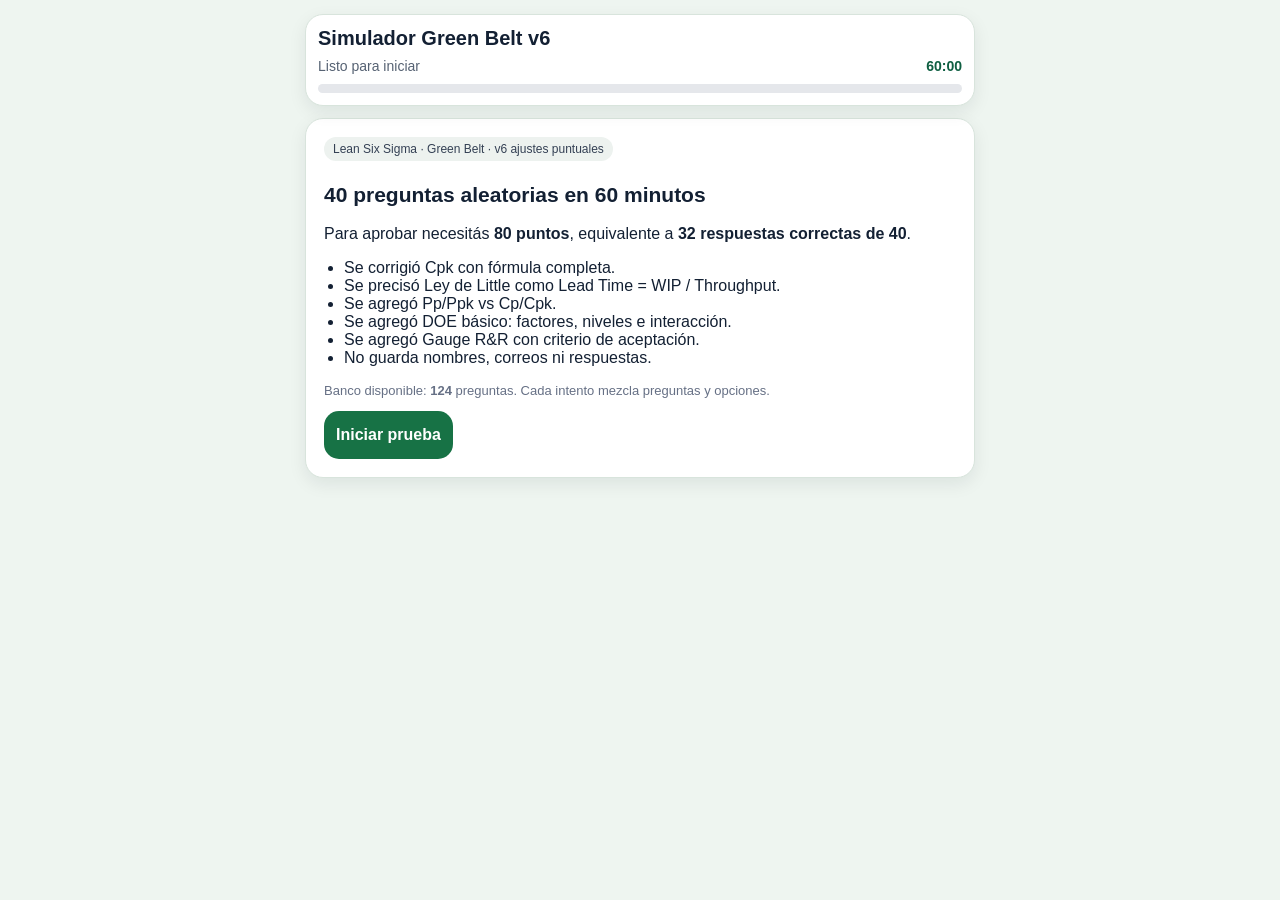
<file: v6.html>
<!doctype html>
<html lang="es">
<head>
<meta charset="utf-8">
<meta name="viewport" content="width=device-width, initial-scale=1">
<title>Simulador Green Belt v6</title>
<style>
html,body{margin:0;height:100%;background:#eef5f0}iframe{border:0;width:100%;height:100vh;display:block}.loading{font-family:Arial,Helvetica,sans-serif;color:#132033;padding:18px}
</style>
</head>
<body>
<div id="loading" class="loading">Cargando simulador Green Belt v6...</div>
<iframe id="sim" src="./v5.html" style="display:none"></iframe>
<script>
(function(){
  var iframe=document.getElementById('sim');
  iframe.onload=function(){
    var w=iframe.contentWindow;
    var d=iframe.contentDocument || w.document;
    function add(topic,q,opts,correct,why,how){
      w.bank.push({topic:topic,q:q,opts:opts,correct:correct,why:why,how:how});
    }
    function findText(text){
      for(var i=0;i<w.bank.length;i++){
        if(w.bank[i].q && w.bank[i].q.indexOf(text)>=0){return w.bank[i];}
      }
      return null;
    }
    var t=d.querySelector('.title');
    if(t){t.innerHTML='Simulador Green Belt v6';}
    var tag=d.querySelector('#intro .tag');
    if(tag){tag.innerHTML='Lean Six Sigma · Green Belt · v6 ajustes puntuales';}
    var intro=d.querySelector('#intro ul');
    if(intro){
      intro.innerHTML='<li>Se corrigió Cpk con fórmula completa.</li><li>Se precisó Ley de Little como Lead Time = WIP / Throughput.</li><li>Se agregó Pp/Ppk vs Cp/Cpk.</li><li>Se agregó DOE básico: factores, niveles e interacción.</li><li>Se agregó Gauge R&amp;R con criterio de aceptación.</li><li>No guarda nombres, correos ni respuestas.</li>';
    }
    var little=findText('Ley de Little');
    if(little){
      little.q='¿Cuál es la forma más útil de la Ley de Little para analizar velocidad de proceso?';
      little.opts=['Lead Time = WIP / Throughput','Cp = (USL - LSL) / 6σ','DPMO = defectos / oportunidades x 1,000,000','FPY = unidades buenas / unidades totales'];
      little.correct='Lead Time = WIP / Throughput';
      little.why='La Ley de Little relaciona trabajo en proceso, tasa de salida y tiempo de entrega. En mejora de procesos se usa comúnmente como Lead Time = WIP / Throughput.';
      little.how='Si la pregunta menciona WIP, Lead Time o Throughput, no pensés en capacidad ni defectos. Aplicá la relación exacta: Lead Time = WIP dividido entre Throughput. También puede verse como L = λW, donde L es WIP, λ es throughput y W es lead time.';
    }
    var cpk=findText('LSL=0, USL=10, media=4');
    if(cpk){
      cpk.why='Cpk = min[(USL - μ)/(3σ), (μ - LSL)/(3σ)]. Con USL=10, LSL=0, μ=4 y σ=1: lado superior = (10-4)/(3x1)=2.00; lado inferior = (4-0)/(3x1)=1.33. Se toma el menor: 1.33.';
      cpk.how='Para Cpk nunca usés solo el ancho total. Calculá ambos lados con denominador 3σ y elegí el menor. La pista de examen es que te dan media además de USL, LSL y sigma.';
    }
    add('Capacidad del proceso','¿Cuál es la fórmula completa de Cpk?',['Cpk = min[(USL - μ)/(3σ), (μ - LSL)/(3σ)]','Cpk = (USL - LSL)/(6σ)','Cpk = defectos / oportunidades x 1,000,000','Cpk = tiempo disponible / demanda'],'Cpk = min[(USL - μ)/(3σ), (μ - LSL)/(3σ)]','Cpk mide capacidad considerando el centrado del proceso. Por eso compara la media contra ambos límites de especificación.','Si aparece Cpk, buscá USL, LSL, media y sigma. Calculá el lado superior y el inferior con 3σ, y escogé el menor. Si no aparece media, probablemente es Cp, no Cpk.');
    add('Capacidad del proceso','¿Qué diferencia principal hay entre Cp/Cpk y Pp/Ppk?',['Cp/Cpk usan sigma dentro o corto plazo; Pp/Ppk usan sigma total o largo plazo','Cp/Cpk son para atributos y Pp/Ppk para conteos','Pp/Ppk siempre sustituyen gráficos de control','No existe diferencia práctica'],'Cp/Cpk usan sigma dentro o corto plazo; Pp/Ppk usan sigma total o largo plazo','Cp y Cpk evalúan capacidad potencial usando variación dentro del proceso. Pp y Ppk evalúan desempeño usando variación total observada.','La pista es la palabra capacidad vs desempeño. Si el examen dice within, corto plazo o sigma dentro, pensá Cp/Cpk. Si dice overall, largo plazo o sigma total, pensá Pp/Ppk.');
    add('Capacidad del proceso','Si un examen pregunta por índice de desempeño usando variación total del proceso, ¿cuál corresponde?',['Pp o Ppk','Cp o Cpk','DPMO únicamente','RTY únicamente'],'Pp o Ppk','Pp y Ppk son índices de desempeño porque usan la variación total observada del proceso.','Si ves desempeño, overall, total o largo plazo, escogé Pp/Ppk. Si ves capacidad potencial o within, escogé Cp/Cpk.');
    add('DOE','¿Qué es un factor en diseño de experimentos DOE?',['Una variable de entrada que se manipula o estudia','La respuesta final Y únicamente','Un gráfico de control','Un documento de cierre'],'Una variable de entrada que se manipula o estudia','En DOE, un factor es una X que podría influir en la respuesta Y.','Si la pregunta habla de temperatura, presión, tiempo, método o cualquier X que se cambia deliberadamente, eso es un factor.');
    add('DOE','¿Qué es un nivel en DOE?',['Un valor o condición específica de un factor','La cantidad de defectos totales','La fase Controlar','El tamaño del equipo'],'Un valor o condición específica de un factor','Los niveles son los valores que toma un factor durante el experimento.','Si el factor es temperatura, niveles podrían ser 80°C y 100°C. Factor es la variable; nivel es el valor probado.');
    add('DOE','¿Qué significa interacción entre factores en DOE?',['El efecto de un factor cambia dependiendo del nivel de otro factor','Los factores no tienen relación con Y','Todos los factores tienen el mismo efecto siempre','La muestra está mal tomada'],'El efecto de un factor cambia dependiendo del nivel de otro factor','Una interacción ocurre cuando el impacto de una X depende de otra X.','En examen, si la combinación de dos factores produce un resultado distinto al esperado por sus efectos separados, la palabra clave es interacción.');
    add('DOE','¿Para qué sirve un diseño factorial básico?',['Estudiar varios factores y sus interacciones al mismo tiempo','Evitar recolectar datos','Sustituir el Project Charter','Calcular únicamente takt time'],'Estudiar varios factores y sus interacciones al mismo tiempo','El diseño factorial permite evaluar más de una X y detectar interacciones.','Si la pregunta menciona factores, niveles y combinaciones experimentales, pensá en diseño factorial. No lo confundás con una prueba de hipótesis aislada.');
    add('MSA','¿Cuál criterio típico interpreta %Gauge R&R menor a 10%?',['Sistema de medición generalmente aceptable o excelente','Sistema inaceptable','No se puede interpretar','Proceso fuera de control'],'Sistema de medición generalmente aceptable o excelente','Un %R&R menor a 10% suele indicar que la variación del sistema de medición es pequeña respecto a la variación total o tolerancia.','Regla práctica de examen: menor a 10% es bueno; entre 10% y 30% puede aceptarse según contexto; mayor a 30% suele ser inaceptable.');
    add('MSA','¿Cómo se interpreta un %Gauge R&R entre 10% y 30%?',['Aceptable de forma condicional según criticidad, costo y uso de la medición','Siempre excelente','Siempre inaceptable sin revisión','No pertenece a MSA'],'Aceptable de forma condicional según criticidad, costo y uso de la medición','Entre 10% y 30% el sistema puede usarse si el riesgo es razonable o si mejorar la medición es costoso.','Si el rango cae entre 10 y 30, no elijás automáticamente excelente ni inaceptable. La palabra correcta suele ser condicional o depende del uso.');
    add('MSA','¿Qué indica un %Gauge R&R mayor a 30%?',['Sistema de medición normalmente inaceptable','Sistema perfecto','Proceso con Cpk alto','Mejora rápida completada'],'Sistema de medición normalmente inaceptable','Un %R&R mayor a 30% significa que demasiada variación proviene del sistema de medición.','En examen, más de 30% es señal roja: hay que mejorar el método, instrumento, capacitación o definición de medición antes de confiar en los datos.');
    var size=d.getElementById('bankSize');
    if(size){size.innerHTML=w.bank.length;}
    document.getElementById('loading').style.display='none';
    iframe.style.display='block';
  };
})();
</script>
</body>
</html>
</file>
<file: webos-launcher/style.css>
*{box-sizing:border-box;margin:0;padding:0}
html,body{width:1920px;height:1080px;background:#0b0f1a;color:#e8ecf5;font-family:sans-serif;overflow:hidden}
header{display:flex;align-items:baseline;gap:30px;padding:30px 60px 0}
#clock{font-size:72px;font-weight:300}
#date{font-size:28px;opacity:.7}
#status{margin-left:auto;font-size:22px;opacity:.5}
main{height:880px;overflow-y:auto;padding:10px 60px}
main::-webkit-scrollbar{display:none}
h2{font-size:26px;font-weight:400;opacity:.6;margin:24px 0 12px}
.grid{display:flex;flex-wrap:wrap;gap:20px}
.tile{width:220px;height:130px;border-radius:14px;background:#1a2236;display:flex;
  flex-direction:column;align-items:center;justify-content:center;font-size:24px;
  text-align:center;padding:8px;cursor:pointer;border:4px solid transparent}
.tile img{width:56px;height:56px;margin-bottom:8px;object-fit:contain}
.tile.focus,.tile:hover{border-color:#4da3ff;background:#25324f;transform:scale(1.06)}
footer{position:fixed;bottom:20px;left:60px;font-size:20px;opacity:.45}
</file>
